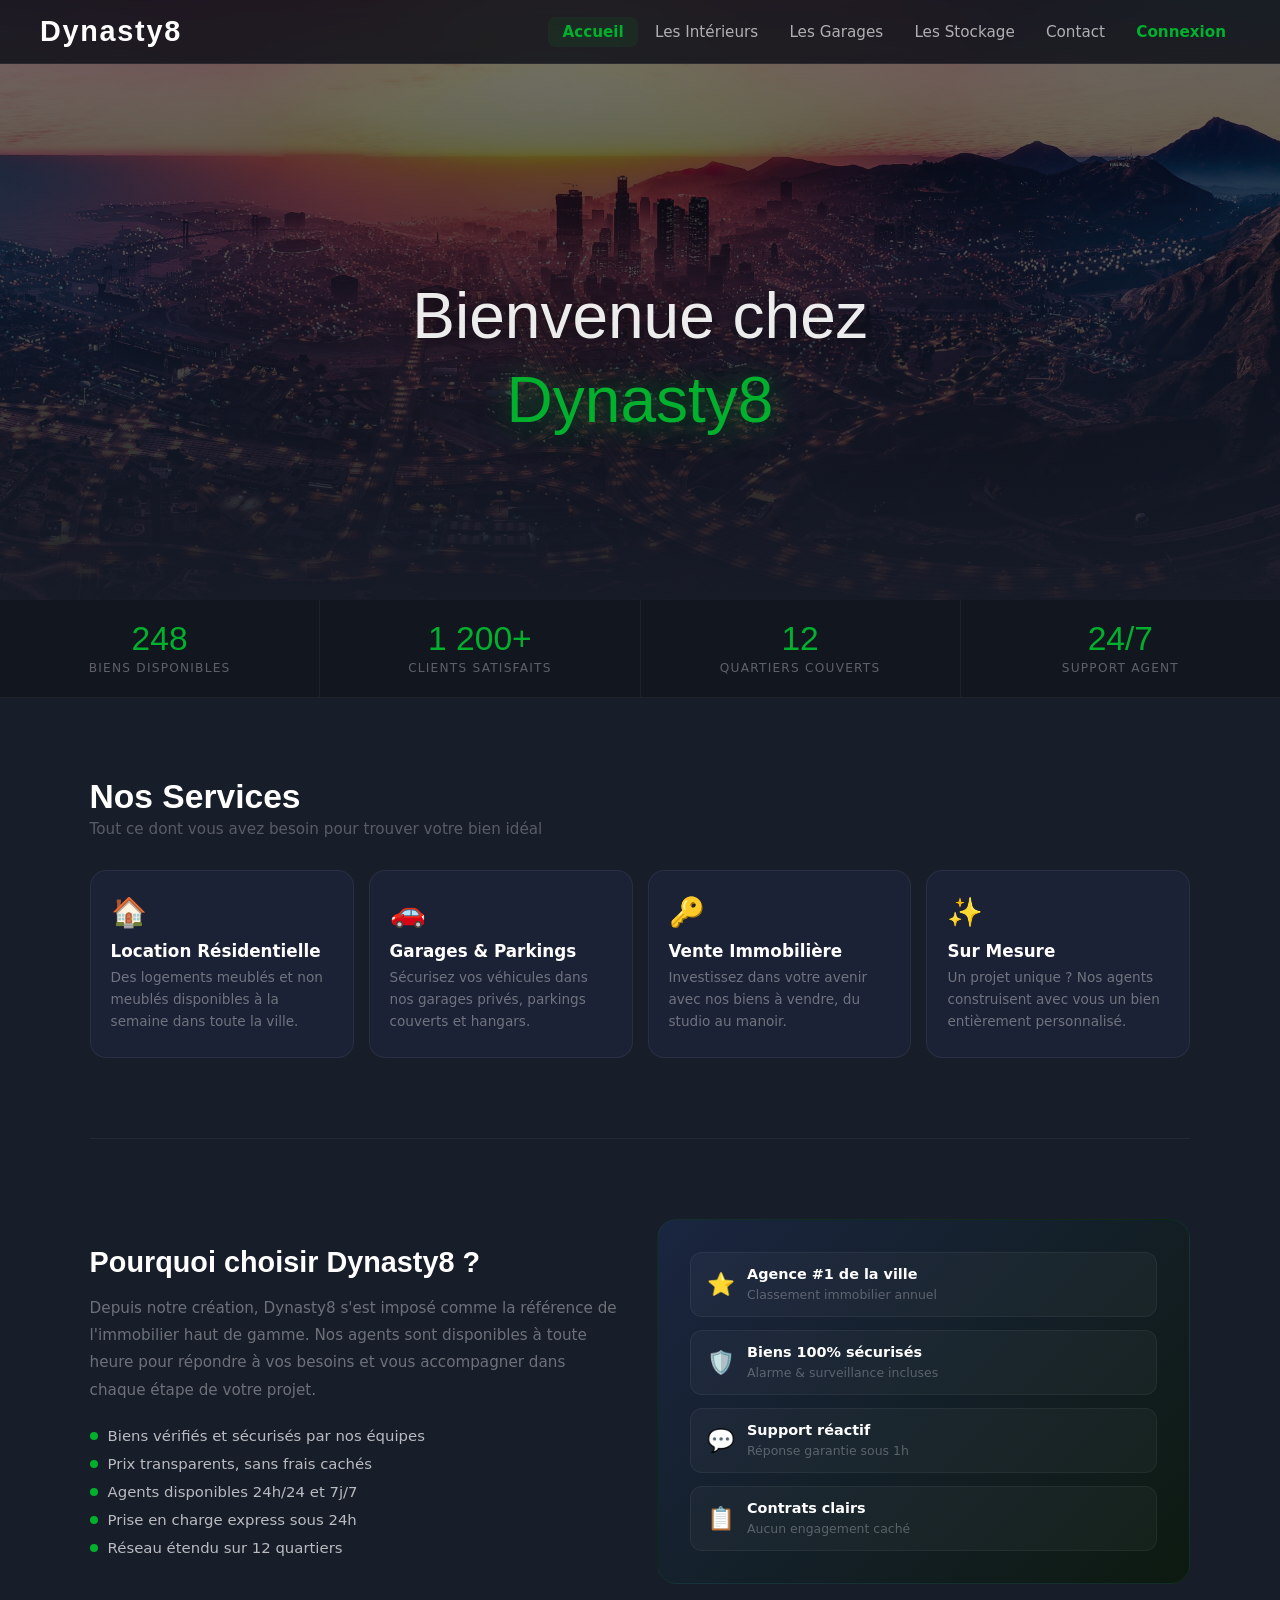
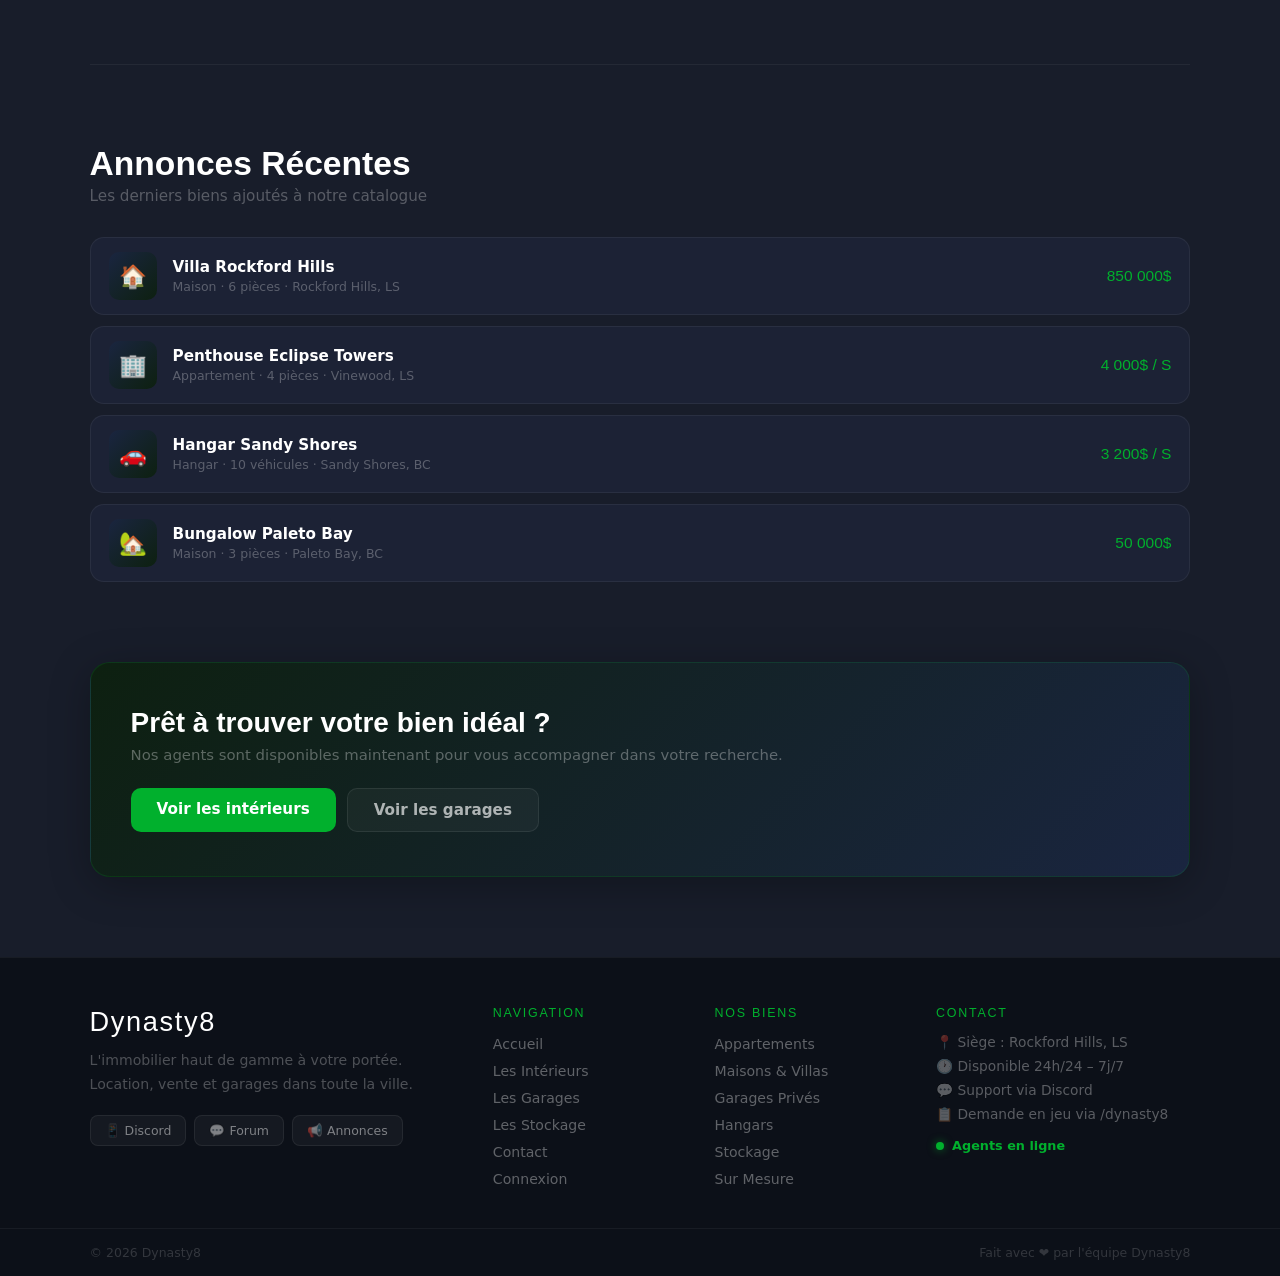
<file: index.html>
<!DOCTYPE html>
<html lang="en">
<head>
<meta charset="UTF-8">
<link rel="icon" type="image/png" href="img/dynasty8.png">
<meta name="viewport" content="width=device-width, initial-scale=1.0">
<title>Dynasty8</title>
<link href="style.css" rel="stylesheet">
</head>
<body>

    <div class="navbar">
        <a href="index.html" class="logo">Dynasty8</a>
        <nav>
            <a href="index.html"class="nav-active">Accueil</a>
            <a href="inside.html">Les Intérieurs</a>
            <a href="garage.html">Les Garages</a>
            <a href="stockage.html">Les Stockage</a>
            <a href="contact.html">Contact</a>
            <a href="login.html" style="color: rgb(1,176,45); font-weight:700;">Connexion</a>
        </nav>
    </div>

    <div class="header">
        <img src="img/wp8606700.jpg" alt="background">
        <p class="title1">Bienvenue chez</p>
        <p class="title2">Dynasty8</p>
    </div>

    <!-- ══ STATS BAR ══ -->
    <div class="stats-bar">
        <div class="stat-item">
            <span class="stat-number">248</span>
            <span class="stat-label">Biens disponibles</span>
        </div>
        <div class="stat-item">
            <span class="stat-number">1 200+</span>
            <span class="stat-label">Clients satisfaits</span>
        </div>
        <div class="stat-item">
            <span class="stat-number">12</span>
            <span class="stat-label">Quartiers couverts</span>
        </div>
        <div class="stat-item">
            <span class="stat-number">24/7</span>
            <span class="stat-label">Support agent</span>
        </div>
    </div>

    <!-- ══ NOS SERVICES ══ -->
    <div class="home-section">
        <h2 class="home-section-title">Nos Services</h2>
        <p class="home-section-sub">Tout ce dont vous avez besoin pour trouver votre bien idéal</p>
        <div class="services-grid">
            <div class="service-card">
                <span class="service-emoji">🏠</span>
                <p class="service-title">Location Résidentielle</p>
                <p class="service-desc">Des logements meublés et non meublés disponibles à la semaine dans toute la ville.</p>
            </div>
            <div class="service-card">
                <span class="service-emoji">🚗</span>
                <p class="service-title">Garages & Parkings</p>
                <p class="service-desc">Sécurisez vos véhicules dans nos garages privés, parkings couverts et hangars.</p>
            </div>
            <div class="service-card">
                <span class="service-emoji">🔑</span>
                <p class="service-title">Vente Immobilière</p>
                <p class="service-desc">Investissez dans votre avenir avec nos biens à vendre, du studio au manoir.</p>
            </div>
            <div class="service-card">
                <span class="service-emoji">✨</span>
                <p class="service-title">Sur Mesure</p>
                <p class="service-desc">Un projet unique ? Nos agents construisent avec vous un bien entièrement personnalisé.</p>
            </div>
        </div>
    </div>

    <div class="section-divider"></div>

    <!-- ══ POURQUOI NOUS ══ -->
    <div class="home-section">
        <div class="whyus-grid">
            <div class="whyus-text">
                <h2>Pourquoi choisir Dynasty8 ?</h2>
                <p>Depuis notre création, Dynasty8 s'est imposé comme la référence de l'immobilier haut de gamme. Nos agents sont disponibles à toute heure pour répondre à vos besoins et vous accompagner dans chaque étape de votre projet.</p>
                <div class="whyus-list">
                    <div class="whyus-item"><span class="whyus-dot"></span>Biens vérifiés et sécurisés par nos équipes</div>
                    <div class="whyus-item"><span class="whyus-dot"></span>Prix transparents, sans frais cachés</div>
                    <div class="whyus-item"><span class="whyus-dot"></span>Agents disponibles 24h/24 et 7j/7</div>
                    <div class="whyus-item"><span class="whyus-dot"></span>Prise en charge express sous 24h</div>
                    <div class="whyus-item"><span class="whyus-dot"></span>Réseau étendu sur 12 quartiers</div>
                </div>
            </div>
            <div class="whyus-image-block">
                <div class="whyus-badge">
                    <span class="whyus-badge-icon">⭐</span>
                    <div class="whyus-badge-text">
                        <strong>Agence #1 de la ville</strong>
                        <span>Classement immobilier annuel</span>
                    </div>
                </div>
                <div class="whyus-badge">
                    <span class="whyus-badge-icon">🛡️</span>
                    <div class="whyus-badge-text">
                        <strong>Biens 100% sécurisés</strong>
                        <span>Alarme & surveillance incluses</span>
                    </div>
                </div>
                <div class="whyus-badge">
                    <span class="whyus-badge-icon">💬</span>
                    <div class="whyus-badge-text">
                        <strong>Support réactif</strong>
                        <span>Réponse garantie sous 1h</span>
                    </div>
                </div>
                <div class="whyus-badge">
                    <span class="whyus-badge-icon">📋</span>
                    <div class="whyus-badge-text">
                        <strong>Contrats clairs</strong>
                        <span>Aucun engagement caché</span>
                    </div>
                </div>
            </div>
        </div>
    </div>

    <div class="section-divider"></div>

    <!-- ══ ANNONCES RÉCENTES ══ -->
    <div class="home-section">
        <h2 class="home-section-title">Annonces Récentes</h2>
        <p class="home-section-sub">Les derniers biens ajoutés à notre catalogue</p>
        <div class="recent-list">
            <div class="recent-item">
                <div class="recent-thumb">🏠</div>
                <div class="recent-info">
                    <div class="recent-name">Villa Rockford Hills</div>
                    <div class="recent-meta">Maison · 6 pièces · Rockford Hills, LS</div>
                </div>
                <div class="recent-price">850 000$</div>
            </div>
            <div class="recent-item">
                <div class="recent-thumb">🏢</div>
                <div class="recent-info">
                    <div class="recent-name">Penthouse Eclipse Towers</div>
                    <div class="recent-meta">Appartement · 4 pièces · Vinewood, LS</div>
                </div>
                <div class="recent-price">4 000$ / S</div>
            </div>
            <div class="recent-item">
                <div class="recent-thumb">🚗</div>
                <div class="recent-info">
                    <div class="recent-name">Hangar Sandy Shores</div>
                    <div class="recent-meta">Hangar · 10 véhicules · Sandy Shores, BC</div>
                </div>
                <div class="recent-price">3 200$ / S</div>
            </div>
            <div class="recent-item">
                <div class="recent-thumb">🏡</div>
                <div class="recent-info">
                    <div class="recent-name">Bungalow Paleto Bay</div>
                    <div class="recent-meta">Maison · 3 pièces · Paleto Bay, BC</div>
                </div>
                <div class="recent-price">50 000$</div>
            </div>
        </div>
    </div>

    <!-- ══ CTA BANNER ══ -->
    <div class="cta-banner">
        <div class="cta-text">
            <h2>Prêt à trouver votre bien idéal ?</h2>
            <p>Nos agents sont disponibles maintenant pour vous accompagner dans votre recherche.</p>
        </div>
        <div class="cta-actions">
            <a href="inside.html" class="cta-btn-primary">Voir les intérieurs</a>
            <a href="garage.html" class="cta-btn-secondary">Voir les garages</a>
        </div>
    </div>

    <!-- ══ FOOTER ══ -->
    <footer class="footer">
        <div class="footer-top">

            <!-- Logo + description -->
            <div class="footer-brand">
                <span class="footer-logo">Dynasty8</span>
                <p class="footer-tagline">L'immobilier haut de gamme à votre portée. Location, vente et garages dans toute la ville.</p>
                <div class="footer-socials">
                    <a href="https://discord.gg/4xg9uyD8fG" class="social-btn" target="_blank">📱 Discord</a>
                    <a href="#" class="social-btn">💬 Forum</a>
                    <a href="#" class="social-btn">📢 Annonces</a>
                </div>
            </div>

            <!-- Navigation -->
            <div class="footer-col">
                <p class="footer-col-title">Navigation</p>
                <ul class="footer-links">
                    <li><a href="index.html">Accueil</a></li>
                    <li><a href="inside.html">Les Intérieurs</a></li>
                    <li><a href="garage.html">Les Garages</a></li>
                    <li><a href="stockage.html">Les Stockage</a></li>
                    <li><a href="contact.html">Contact</a></li>
                    <li><a href="login.html">Connexion</a></li>
                </ul>
            </div>

            <!-- Catégories -->
            <div class="footer-col">
                <p class="footer-col-title">Nos Biens</p>
                <ul class="footer-links">
                    <li><a href="housseChoice.html">Appartements</a></li>
                    <li><a href="housseChoice.html">Maisons & Villas</a></li>
                    <li><a href="garageCar.html">Garages Privés</a></li>
                    <li><a href="garageCar2.html">Hangars</a></li>
                    <li><a href="stockage.html">Stockage</a></li>
                    <li><a href="custom.html">Sur Mesure</a></li>
                </ul>
            </div>

            <!-- Contact -->
            <div class="footer-col">
                <p class="footer-col-title">Contact</p>
                <ul class="footer-links no-link">
                    <li>📍 Siège : Rockford Hills, LS</li>
                    <li>🕐 Disponible 24h/24 – 7j/7</li>
                    <li>💬 Support via Discord</li>
                    <li>📋 Demande en jeu via /dynasty8</li>
                </ul>
                <div class="footer-status">
                    <span class="status-dot"></span>
                    <span class="status-text">Agents en ligne</span>
                </div>
            </div>

        </div>

        <!-- Bottom bar -->
        <div class="footer-bottom">
            <span class="footer-copy">© 2026 Dynasty8</span>
            <span class="footer-copy-right">Fait avec ❤️ par l'équipe Dynasty8</span>
        </div>
    </footer>

</body>
</html>
</file>
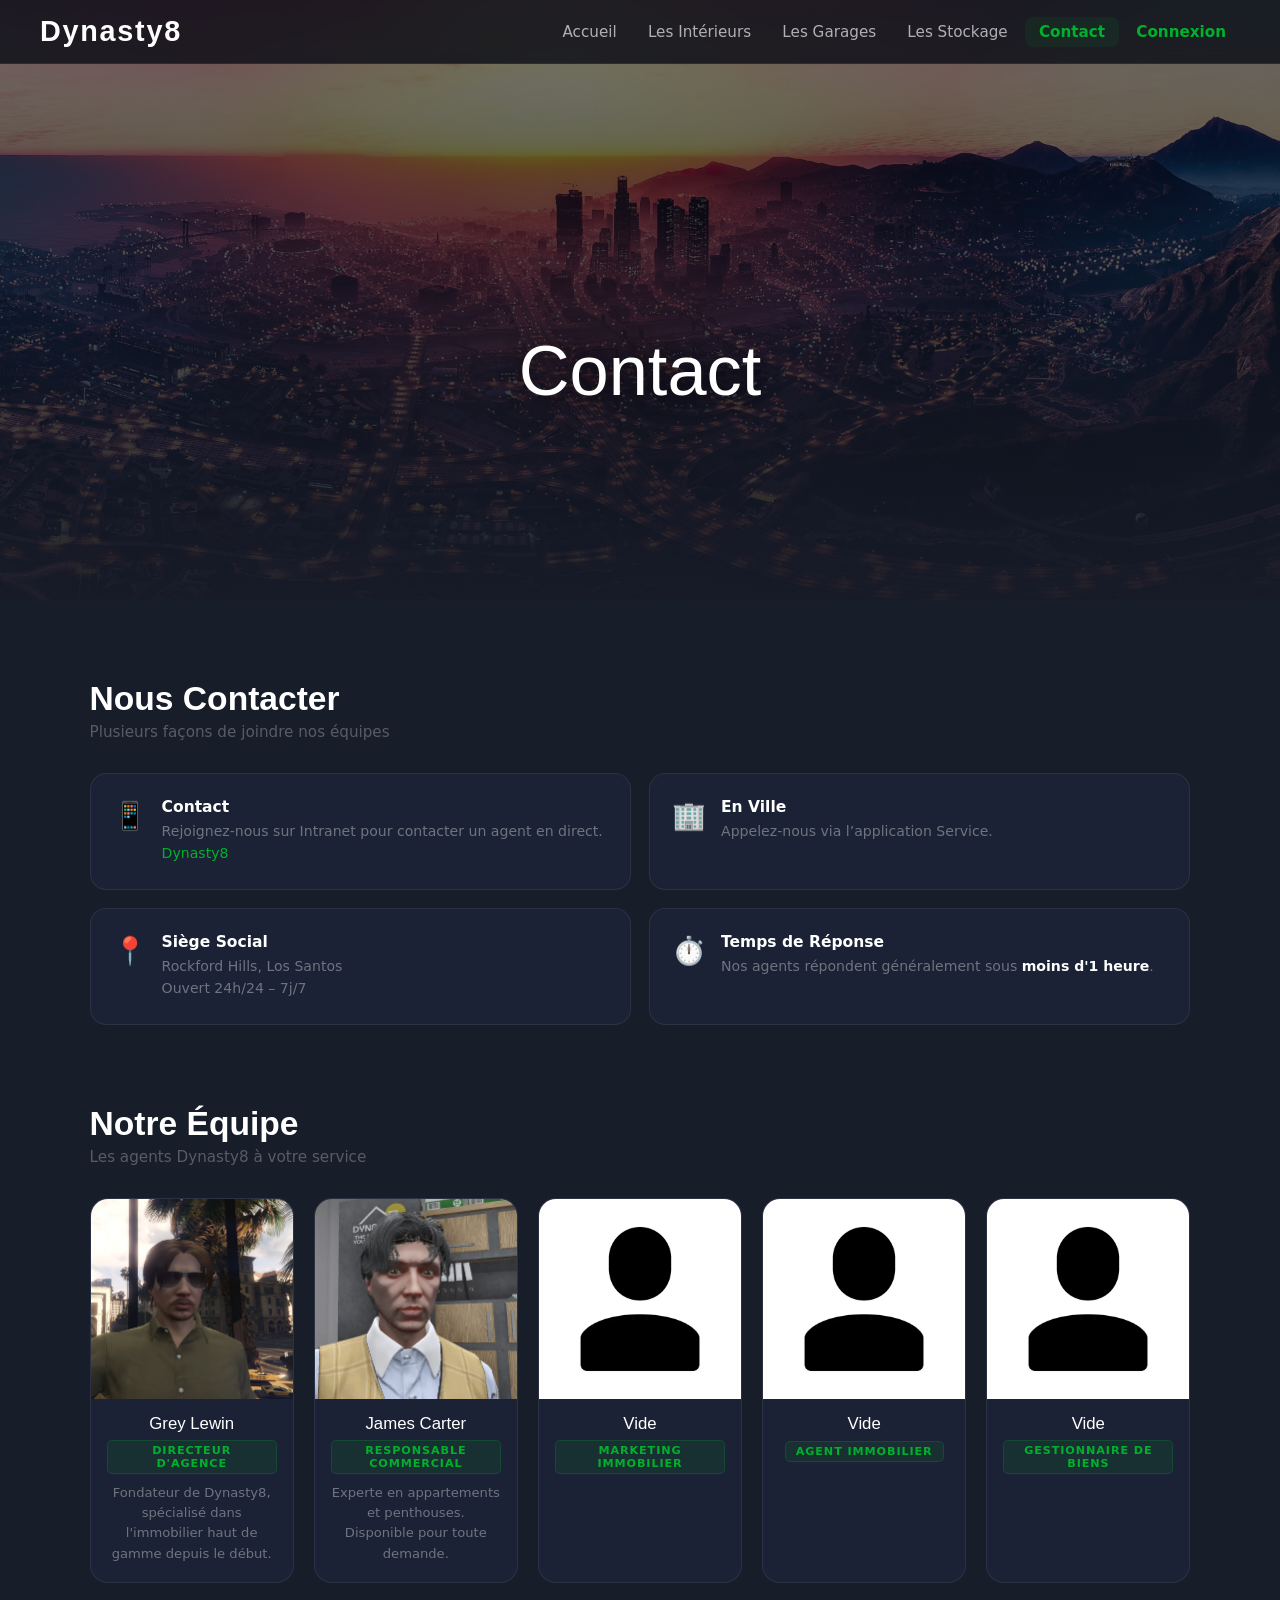
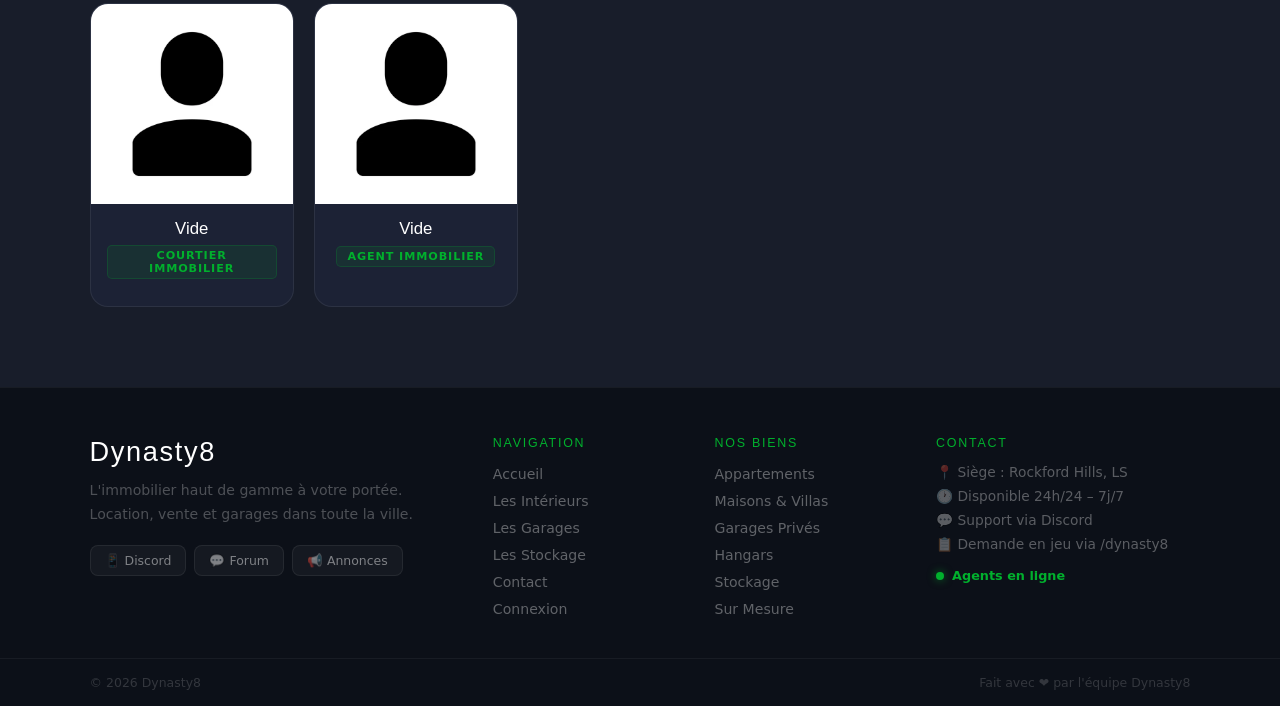
<file: contact.html>
<!DOCTYPE html>
<html lang="fr">
<head>
<meta charset="UTF-8">
<link rel="icon" type="image/png" href="img/dynasty8.png">
<meta name="viewport" content="width=device-width, initial-scale=1.0">
<title>Contact – Dynasty8</title>
<link href="style.css" rel="stylesheet">
</head>
<body>

    <div class="navbar">
        <a href="index.html" class="logo">Dynasty8</a>
        <nav>
            <a href="index.html">Accueil</a>
            <a href="inside.html">Les Intérieurs</a>
            <a href="garage.html">Les Garages</a>
            <a href="stockage.html">Les Stockage</a>
            <a href="contact.html" class="nav-active">Contact</a>
            <a href="login.html" style="color:rgb(1,176,45);font-weight:700;">Connexion</a>
        </nav>
    </div>

    <div class="header">
        <img src="img/wp8606700.jpg" alt="background">
        <p class="title3">Contact</p>
    </div>

    <!-- Infos de contact -->
    <div class="home-section" style="padding-bottom:0;">
        <h2 class="home-section-title">Nous Contacter</h2>
        <p class="home-section-sub">Plusieurs façons de joindre nos équipes</p>
        <div class="contact-grid">
            <div class="contact-info-card">
                <span class="contact-info-icon">📱</span>
                <div>
                    <div class="contact-info-title">Contact</div>
                    <div class="contact-info-detail">Rejoignez-nous sur Intranet pour contacter un agent en direct.<br>
                        <a href="https://discord.gg/4xg9uyD8fG" target="_blank">Dynasty8</a>
                    </div>
                </div>
            </div>
            <div class="contact-info-card">
                <span class="contact-info-icon">🏢</span>
                <div>
                    <div class="contact-info-title">En Ville</div>
                    <div class="contact-info-detail">Appelez-nous via l’application Service.</div>
                </div>
            </div>
            <div class="contact-info-card">
                <span class="contact-info-icon">📍</span>
                <div>
                    <div class="contact-info-title">Siège Social</div>
                    <div class="contact-info-detail">Rockford Hills, Los Santos<br>Ouvert 24h/24 – 7j/7</div>
                </div>
            </div>
            <div class="contact-info-card">
                <span class="contact-info-icon">⏱️</span>
                <div>
                    <div class="contact-info-title">Temps de Réponse</div>
                    <div class="contact-info-detail">Nos agents répondent généralement sous <strong style="color:#fff;">moins d'1 heure</strong>.</div>
                </div>
            </div>
        </div>
    </div>

    <!-- Équipe -->
    <div class="home-section">
        <h2 class="home-section-title">Notre Équipe</h2>
        <p class="home-section-sub">Les agents Dynasty8 à votre service</p>
        <div class="team-grid">

            <div class="team-card">
                <img src="img/grey.webp" alt="Agent">
                <div class="team-card-body">
                    <p class="team-name">Grey Lewin</p>
                    <span class="team-role">Directeur d'Agence</span>
                    <p class="team-desc">Fondateur de Dynasty8, spécialisé dans l'immobilier haut de gamme depuis le début.</p>
                </div>
            </div>

            <div class="team-card">
                <img src="img/james.webp" alt="Agent">
                <div class="team-card-body">
                    <p class="team-name">James Carter</p>
                    <span class="team-role">Responsable Commercial</span>
                    <p class="team-desc">Experte en appartements et penthouses. Disponible pour toute demande.</p>
                </div>
            </div>

            <div class="team-card">
                <img src="img/defaultAvatar.webp" alt="Agent">
                <div class="team-card-body">
                    <p class="team-name">Vide</p>
                    <span class="team-role">Marketing immobilier</span>
                    <p class="team-desc"></p>
                </div>
            </div>

            <div class="team-card">
                <img src="img/defaultAvatar.webp" alt="Agent">
                <div class="team-card-body">
                    <p class="team-name">Vide</p>
                    <span class="team-role">Agent Immobilier</span>
                    <p class="team-desc"></p>
                </div>
            </div>

            <div class="team-card">
                <img src="img/defaultAvatar.webp" alt="Agent">
                <div class="team-card-body">
                    <p class="team-name">Vide</p>
                    <span class="team-role">Gestionnaire de biens</span>
                    <p class="team-desc"></p>
                </div>
            </div>

            <div class="team-card">
                <img src="img/defaultAvatar.webp" alt="Agent">
                <div class="team-card-body">
                    <p class="team-name">Vide</p>
                    <span class="team-role">Courtier immobilier</span>
                    <p class="team-desc"></p>
                </div>
            </div>

            <div class="team-card">
                <img src="img/defaultAvatar.webp" alt="Agent">
                <div class="team-card-body">
                    <p class="team-name">Vide</p>
                    <span class="team-role">Agent immobilier</span>
                    <p class="team-desc"></p>
                </div>
            </div>

        </div>
    </div>

    <!-- ══ FOOTER ══ -->
    <footer class="footer">
        <div class="footer-top">

            <!-- Logo + description -->
            <div class="footer-brand">
                <span class="footer-logo">Dynasty8</span>
                <p class="footer-tagline">L'immobilier haut de gamme à votre portée. Location, vente et garages dans toute la ville.</p>
                <div class="footer-socials">
                    <a href="https://discord.gg/4xg9uyD8fG" class="social-btn" target="_blank">📱 Discord</a>
                    <a href="#" class="social-btn">💬 Forum</a>
                    <a href="#" class="social-btn">📢 Annonces</a>
                </div>
            </div>

            <!-- Navigation -->
            <div class="footer-col">
                <p class="footer-col-title">Navigation</p>
                <ul class="footer-links">
                    <li><a href="index.html">Accueil</a></li>
                    <li><a href="inside.html">Les Intérieurs</a></li>
                    <li><a href="garage.html">Les Garages</a></li>
                    <li><a href="stockage.html">Les Stockage</a></li>
                    <li><a href="contact.html">Contact</a></li>
                    <li><a href="login.html">Connexion</a></li>
                </ul>
            </div>

            <!-- Catégories -->
            <div class="footer-col">
                <p class="footer-col-title">Nos Biens</p>
                <ul class="footer-links">
                    <li><a href="housseChoice.html">Appartements</a></li>
                    <li><a href="housseChoice.html">Maisons & Villas</a></li>
                    <li><a href="garageCar.html">Garages Privés</a></li>
                    <li><a href="garageCar2.html">Hangars</a></li>
                    <li><a href="stockage.html">Stockage</a></li>
                    <li><a href="custom.html">Sur Mesure</a></li>
                </ul>
            </div>

            <!-- Contact -->
            <div class="footer-col">
                <p class="footer-col-title">Contact</p>
                <ul class="footer-links no-link">
                    <li>📍 Siège : Rockford Hills, LS</li>
                    <li>🕐 Disponible 24h/24 – 7j/7</li>
                    <li>💬 Support via Discord</li>
                    <li>📋 Demande en jeu via /dynasty8</li>
                </ul>
                <div class="footer-status">
                    <span class="status-dot"></span>
                    <span class="status-text">Agents en ligne</span>
                </div>
            </div>

        </div>

        <!-- Bottom bar -->
        <div class="footer-bottom">
            <span class="footer-copy">© 2026 Dynasty8</span>
            <span class="footer-copy-right">Fait avec ❤️ par l'équipe Dynasty8</span>
        </div>
    </footer>

</body>
</html>
</file>
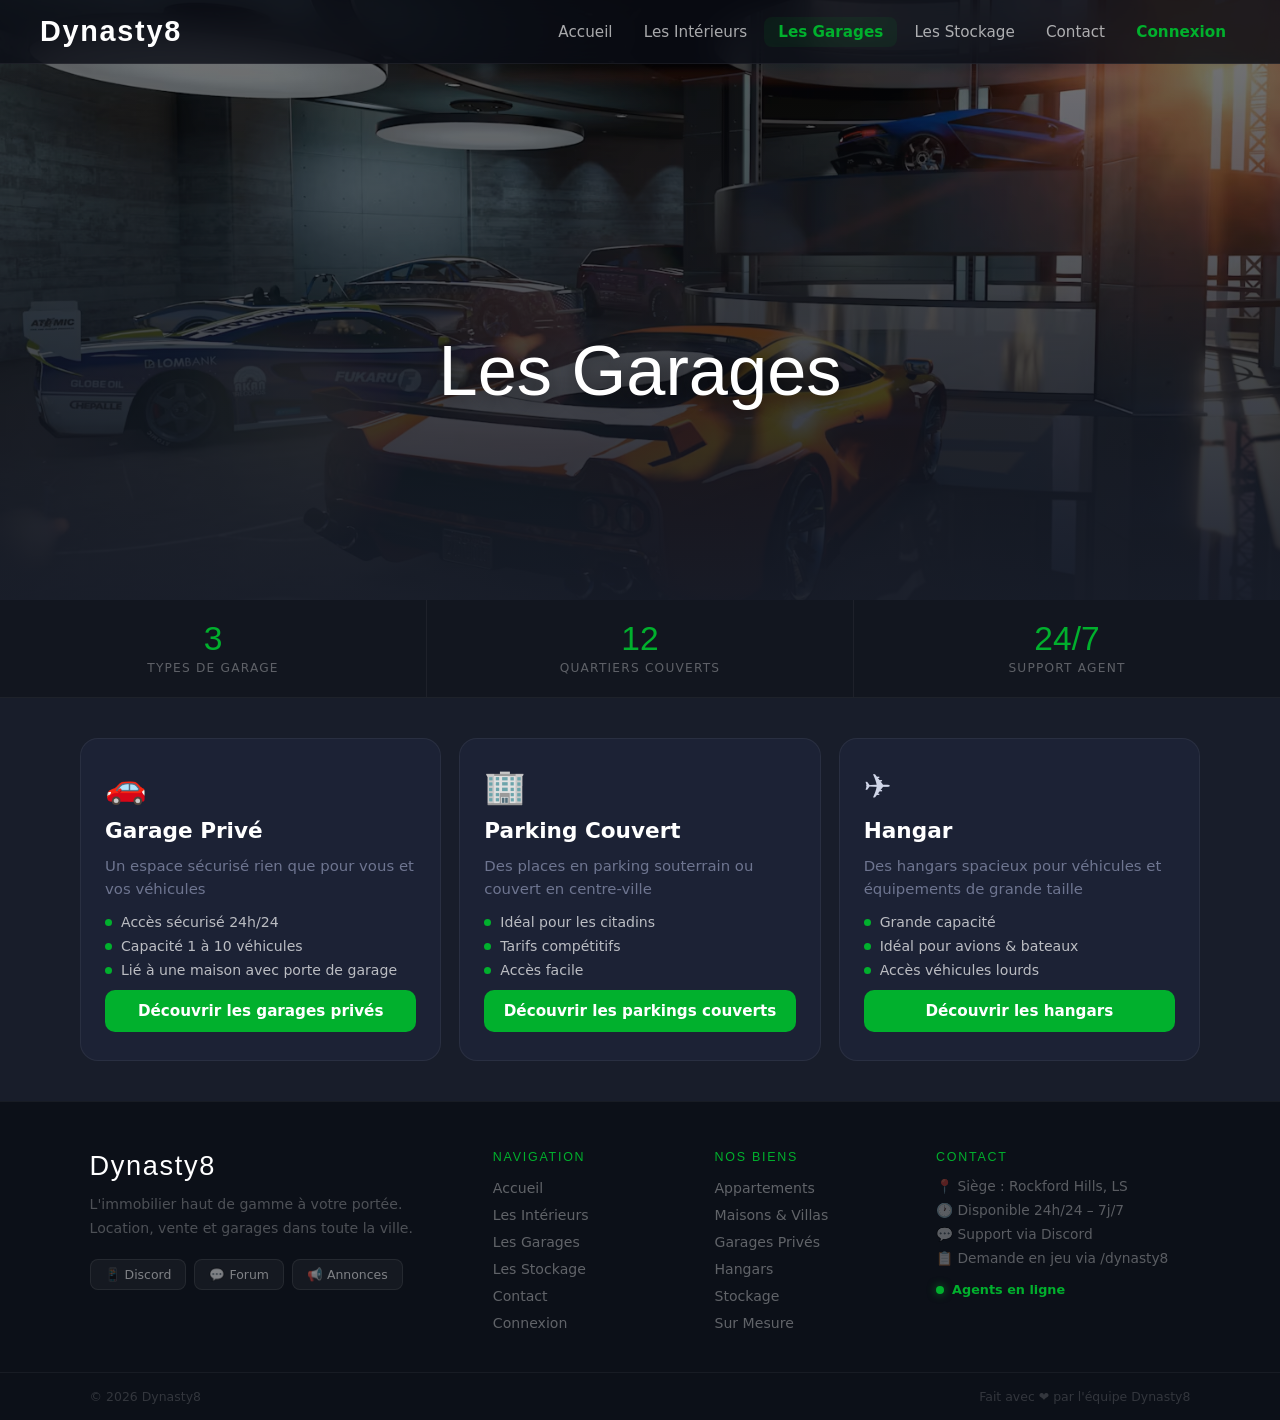
<file: garage.html>
<!DOCTYPE html>
<html lang="fr">
<head>
<meta charset="UTF-8">
<link rel="icon" type="image/png" href="img/dynasty8.png">
<meta name="viewport" content="width=device-width, initial-scale=1.0">
<title>Les Garages – Dynasty8</title>
<link href="style.css" rel="stylesheet">
</head>
<body>

    <div class="navbar">
        <a href="index.html" class="logo">Dynasty8</a>
        <nav>
            <a href="index.html">Accueil</a>
            <a href="inside.html">Les Intérieurs</a>
            <a href="garage.html" class="nav-active">Les Garages</a>
            <a href="stockage.html">Les Stockage</a>
            <a href="contact.html">Contact</a>
            <a href="login.html" style="color:rgb(1,176,45);font-weight:700;">Connexion</a>
        </nav>
    </div>

    <div class="header">
        <img src="img/garage.avif" alt="background">
        <p class="title3">Les Garages</p>
    </div>

    <div class="stats-bar">
        <div class="stat-item">
            <span class="stat-number">3</span>
            <span class="stat-label">Types de garage</span>
        </div>
        <div class="stat-item">
            <span class="stat-number">12</span>
            <span class="stat-label">Quartiers couverts</span>
        </div>
        <div class="stat-item">
            <span class="stat-number">24/7</span>
            <span class="stat-label">Support agent</span>
        </div>
    </div>

    <div class="offer-grid">

        <div class="offer-tile">
            <div class="offer-icon">🚗</div>
            <p class="offer-heading">Garage Privé</p>
            <p class="offer-description">Un espace sécurisé rien que pour vous et vos véhicules</p>
            <div class="offer-features">
                <div class="offer-feature"><span class="offer-bullet"></span>Accès sécurisé 24h/24</div>
                <div class="offer-feature"><span class="offer-bullet"></span>Capacité 1 à 10 véhicules</div>
                <div class="offer-feature"><span class="offer-bullet"></span>Lié à une maison avec porte de garage</div>
            </div>
            <a href="garageCar.html" class="offer-btn">Découvrir les garages privés</a>
        </div>

        <div class="offer-tile">
            <div class="offer-icon">🏢</div>
            <p class="offer-heading">Parking Couvert</p>
            <p class="offer-description">Des places en parking souterrain ou couvert en centre-ville</p>
            <div class="offer-features">
                <div class="offer-feature"><span class="offer-bullet"></span>Idéal pour les citadins</div>
                <div class="offer-feature"><span class="offer-bullet"></span>Tarifs compétitifs</div>
                <div class="offer-feature"><span class="offer-bullet"></span>Accès facile</div>
            </div>
            <a href="#" class="offer-btn">Découvrir les parkings couverts</a>
        </div>

        <div class="offer-tile">
            <div class="offer-icon">✈️</div>
            <p class="offer-heading">Hangar</p>
            <p class="offer-description">Des hangars spacieux pour véhicules et équipements de grande taille</p>
            <div class="offer-features">
                <div class="offer-feature"><span class="offer-bullet"></span>Grande capacité</div>
                <div class="offer-feature"><span class="offer-bullet"></span>Idéal pour avions & bateaux</div>
                <div class="offer-feature"><span class="offer-bullet"></span>Accès véhicules lourds</div>
            </div>
            <a href="#" class="offer-btn">Découvrir les hangars</a>
        </div>

    </div>

    <!-- ══ FOOTER ══ -->
    <footer class="footer">
        <div class="footer-top">

            <!-- Logo + description -->
            <div class="footer-brand">
                <span class="footer-logo">Dynasty8</span>
                <p class="footer-tagline">L'immobilier haut de gamme à votre portée. Location, vente et garages dans toute la ville.</p>
                <div class="footer-socials">
                    <a href="https://discord.gg/4xg9uyD8fG" class="social-btn" target="_blank">📱 Discord</a>
                    <a href="#" class="social-btn">💬 Forum</a>
                    <a href="#" class="social-btn">📢 Annonces</a>
                </div>
            </div>

            <!-- Navigation -->
            <div class="footer-col">
                <p class="footer-col-title">Navigation</p>
                <ul class="footer-links">
                    <li><a href="index.html">Accueil</a></li>
                    <li><a href="inside.html">Les Intérieurs</a></li>
                    <li><a href="garage.html">Les Garages</a></li>
                    <li><a href="stockage.html">Les Stockage</a></li>
                    <li><a href="contact.html">Contact</a></li>
                    <li><a href="login.html">Connexion</a></li>
                </ul>
            </div>

            <!-- Catégories -->
            <div class="footer-col">
                <p class="footer-col-title">Nos Biens</p>
                <ul class="footer-links">
                    <li><a href="housseChoice.html">Appartements</a></li>
                    <li><a href="housseChoice.html">Maisons & Villas</a></li>
                    <li><a href="garageCar.html">Garages Privés</a></li>
                    <li><a href="garageCar2.html">Hangars</a></li>
                    <li><a href="stockage.html">Stockage</a></li>
                    <li><a href="custom.html">Sur Mesure</a></li>
                </ul>
            </div>

            <!-- Contact -->
            <div class="footer-col">
                <p class="footer-col-title">Contact</p>
                <ul class="footer-links no-link">
                    <li>📍 Siège : Rockford Hills, LS</li>
                    <li>🕐 Disponible 24h/24 – 7j/7</li>
                    <li>💬 Support via Discord</li>
                    <li>📋 Demande en jeu via /dynasty8</li>
                </ul>
                <div class="footer-status">
                    <span class="status-dot"></span>
                    <span class="status-text">Agents en ligne</span>
                </div>
            </div>

        </div>

        <!-- Bottom bar -->
        <div class="footer-bottom">
            <span class="footer-copy">© 2026 Dynasty8</span>
            <span class="footer-copy-right">Fait avec ❤️ par l'équipe Dynasty8</span>
        </div>
    </footer>

</body>
</html>
</file>
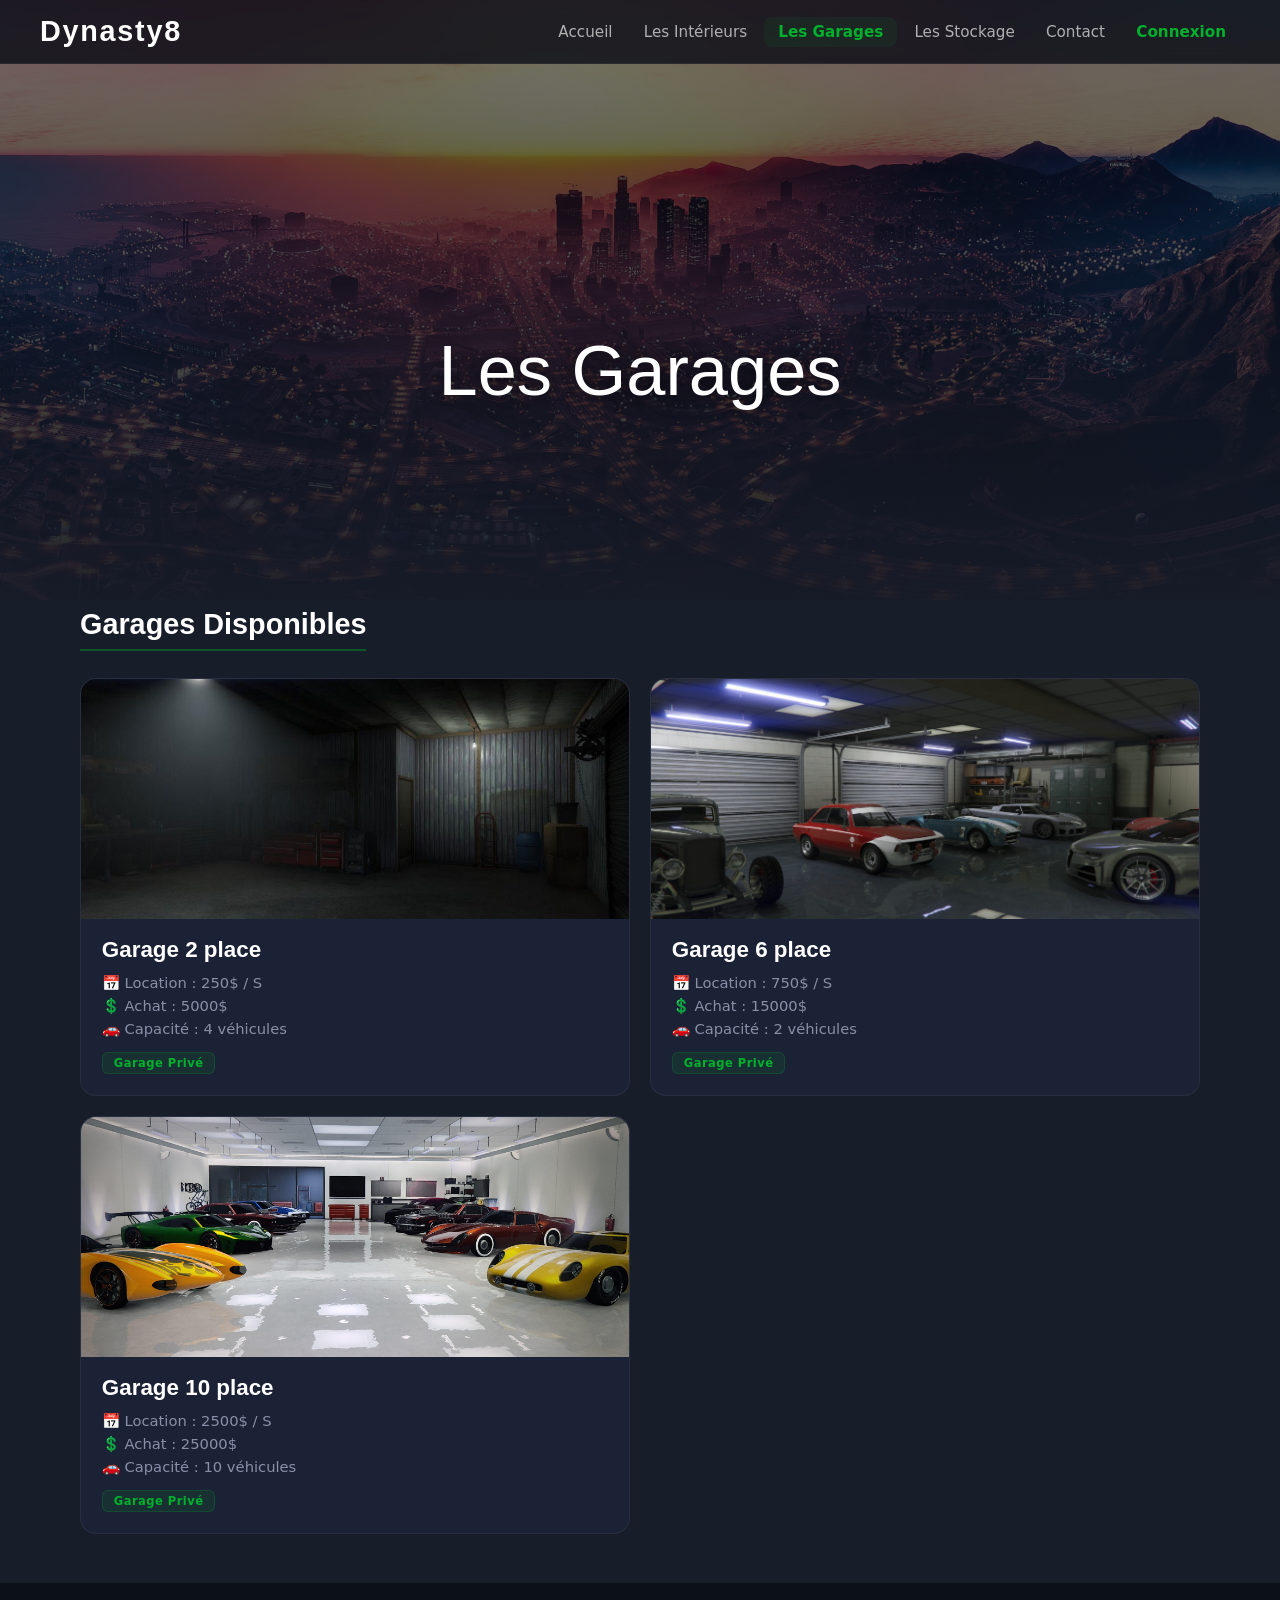
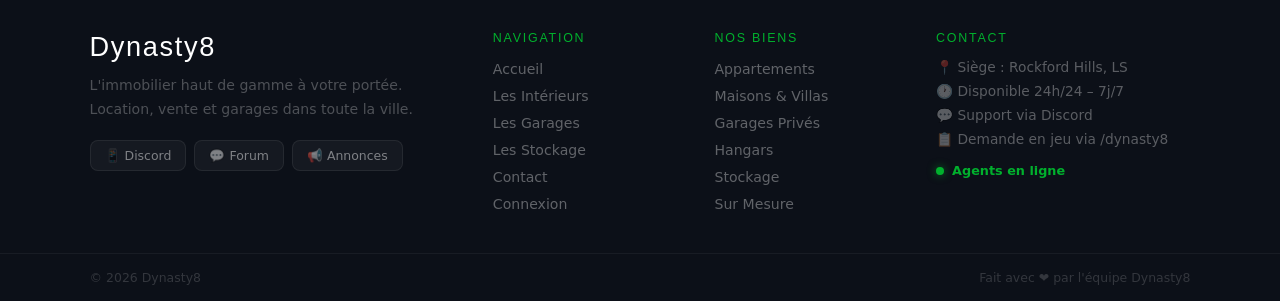
<file: garageCar.html>
<!DOCTYPE html>
<html lang="fr">
<head>
<meta charset="UTF-8">
<link rel="icon" type="image/png" href="img/dynasty8.png">
<meta name="viewport" content="width=device-width, initial-scale=1.0">
<title>Garage – Dynasty8</title>
<link href="style.css" rel="stylesheet">
</head>

<body>

    <div class="navbar">
        <a href="index.html" class="logo">Dynasty8</a>
        <nav>
            <a href="index.html">Accueil</a>
            <a href="inside.html">Les Intérieurs</a>
            <a href="garage.html"class="nav-active">Les Garages</a>
            <a href="stockage.html">Les Stockage</a>
            <a href="contact.html">Contact</a>
            <a href="login.html" style="color: rgb(1,176,45); font-weight:700;">Connexion</a>
        </nav>
    </div>

    <div class="header">
        <img src="img/wp8606700.jpg" alt="background">
        <p class="title3">Les Garages</p>
    </div>

    <!-- Formulaire d'ajout d'un garage -->
    <!-- <div class="garage-form-section">
        <div class="garage-form-card">
            <div class="form-header">
                <span class="form-icon">🏗️</span>
                <p class="form-title">Ajouter un Garage</p>
                <p class="form-subtitle">Renseignez les informations du nouveau garage</p>
            </div>
            <div class="garage-form">
                <div class="form-row">
                    <div class="form-group">
                        <label class="form-label">Nom du Garage</label>
                        <input type="text" class="form-input" placeholder="Ex: Garage Sandy Shores">
                    </div>
                    <div class="form-group">
                        <label class="form-label">Catégorie</label>
                        <select class="form-input">
                            <option value="">Choisir une catégorie</option>
                            <option>Garage Privé</option>
                            <option>Parking Couvert</option>
                            <option>Hangar</option>
                            <option>Garage Premium</option>
                        </select>
                    </div>
                </div>
                <div class="form-row">
                    <div class="form-group">
                        <label class="form-label">📅 Location ($/S HT)</label>
                        <input type="text" class="form-input" placeholder="Ex: 1 500$">
                    </div>
                    <div class="form-group">
                        <label class="form-label">💲 Prix d'Achat</label>
                        <input type="text" class="form-input" placeholder="Ex: 150 000$ ou ❌">
                    </div>
                </div>
                <div class="form-row">
                    <div class="form-group">
                        <label class="form-label">🚗 Capacité Véhicules</label>
                        <input type="text" class="form-input" placeholder="Ex: 10 véhicules">
                    </div>
                    <div class="form-group">
                        <label class="form-label">📍 Localisation</label>
                        <input type="text" class="form-input" placeholder="Ex: Strawberry, LS">
                    </div>
                </div>
                <div class="form-group">
                    <label class="form-label">📝 Description</label>
                    <textarea class="form-input form-textarea" placeholder="Décrivez le garage, ses caractéristiques, ses avantages..."></textarea>
                </div>
                <button class="form-submit-btn" onclick="submitGarage()">
                    ➕ Ajouter le Garage
                </button>
            </div>
        </div>
    </div> -->

    <!-- Cartes de garages disponibles -->
    <div class="section-title-bar">
        <h2 class="section-heading">Garages Disponibles</h2>
    </div>

    <div class="cards-grid">

        <div class="property-card">
            <img src="img/2Car.jpg" alt="Garage">
            <div class="card-body">
                <p class="card-title">Garage 2 place</p>
                <div class="card-info">
                    <div class="info-row">📅 Location : 250$ / S </div>
                    <div class="info-row">💲 Achat : 5000$</div>
                    <div class="info-row">🚗 Capacité : 4 véhicules</div>
                </div>
                <span class="tag">Garage Privé</span>
            </div>
        </div>

        <div class="property-card">
            <img src="img/6car.png" alt="Garage">
            <div class="card-body">
                <p class="card-title">Garage 6 place</p>
                <div class="card-info">
                    <div class="info-row">📅 Location : 750$ / S </div>
                    <div class="info-row">💲 Achat : 15000$</div>
                    <div class="info-row">🚗 Capacité : 2 véhicules</div>
                </div>
                <span class="tag">Garage Privé</span>
            </div>
        </div>

        <div class="property-card">
            <img src="img/10car.jpg" alt="Garage">
            <div class="card-body">
                <p class="card-title">Garage 10 place</p>
                <div class="card-info">
                    <div class="info-row">📅 Location : 2500$ / S </div>
                    <div class="info-row">💲 Achat : 25000$</div>
                    <div class="info-row">🚗 Capacité : 10 véhicules</div>
                </div>
                <span class="tag">Garage Privé</span>
            </div>
        </div>

    </div>

    <script>
        function submitGarage() {
            const btn = document.querySelector('.form-submit-btn');
            btn.textContent = '✅ Garage ajouté !';
            btn.style.background = '#01b02d';
            btn.style.color = '#fff';
            setTimeout(() => {
                btn.textContent = '➕ Ajouter le Garage';
                btn.style.background = '';
                btn.style.color = '';
            }, 2500);
        }
    </script>
    
    <!-- ══ FOOTER ══ -->
    <footer class="footer">
        <div class="footer-top">

            <!-- Logo + description -->
            <div class="footer-brand">
                <span class="footer-logo">Dynasty8</span>
                <p class="footer-tagline">L'immobilier haut de gamme à votre portée. Location, vente et garages dans toute la ville.</p>
                <div class="footer-socials">
                    <a href="https://discord.gg/4xg9uyD8fG" class="social-btn" target="_blank">📱 Discord</a>
                    <a href="#" class="social-btn">💬 Forum</a>
                    <a href="#" class="social-btn">📢 Annonces</a>
                </div>
            </div>

            <!-- Navigation -->
            <div class="footer-col">
                <p class="footer-col-title">Navigation</p>
                <ul class="footer-links">
                    <li><a href="index.html">Accueil</a></li>
                    <li><a href="inside.html">Les Intérieurs</a></li>
                    <li><a href="garage.html">Les Garages</a></li>
                    <li><a href="stockage.html">Les Stockage</a></li>
                    <li><a href="contact.html">Contact</a></li>
                    <li><a href="login.html">Connexion</a></li>
                </ul>
            </div>

            <!-- Catégories -->
            <div class="footer-col">
                <p class="footer-col-title">Nos Biens</p>
                <ul class="footer-links">
                    <li><a href="housseChoice.html">Appartements</a></li>
                    <li><a href="housseChoice.html">Maisons & Villas</a></li>
                    <li><a href="garageCar.html">Garages Privés</a></li>
                    <li><a href="garageCar2.html">Hangars</a></li>
                    <li><a href="stockage.html">Stockage</a></li>
                    <li><a href="custom.html">Sur Mesure</a></li>
                </ul>
            </div>

            <!-- Contact -->
            <div class="footer-col">
                <p class="footer-col-title">Contact</p>
                <ul class="footer-links no-link">
                    <li>📍 Siège : Rockford Hills, LS</li>
                    <li>🕐 Disponible 24h/24 – 7j/7</li>
                    <li>💬 Support via Discord</li>
                    <li>📋 Demande en jeu via /dynasty8</li>
                </ul>
                <div class="footer-status">
                    <span class="status-dot"></span>
                    <span class="status-text">Agents en ligne</span>
                </div>
            </div>

        </div>

        <!-- Bottom bar -->
        <div class="footer-bottom">
            <span class="footer-copy">© 2026 Dynasty8</span>
            <span class="footer-copy-right">Fait avec ❤️ par l'équipe Dynasty8</span>
        </div>
    </footer>

</body>
</html>
</file>
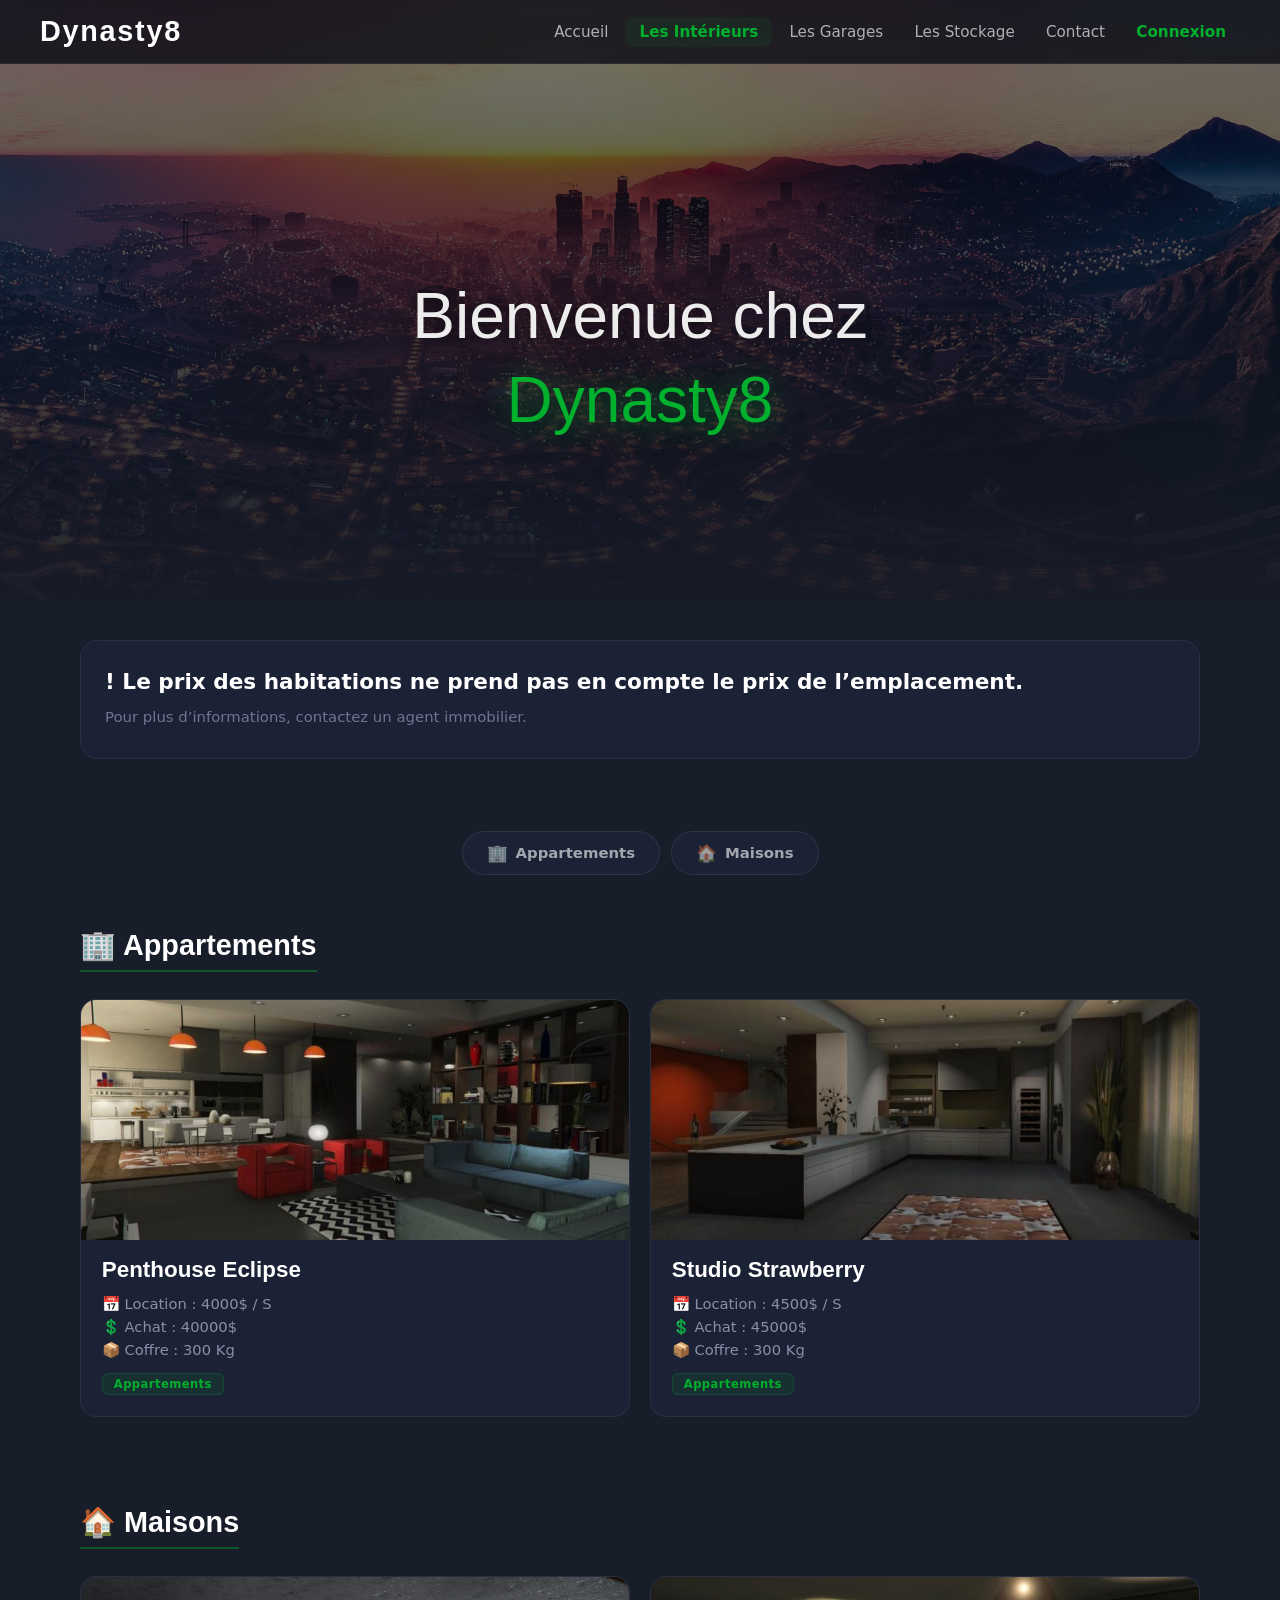
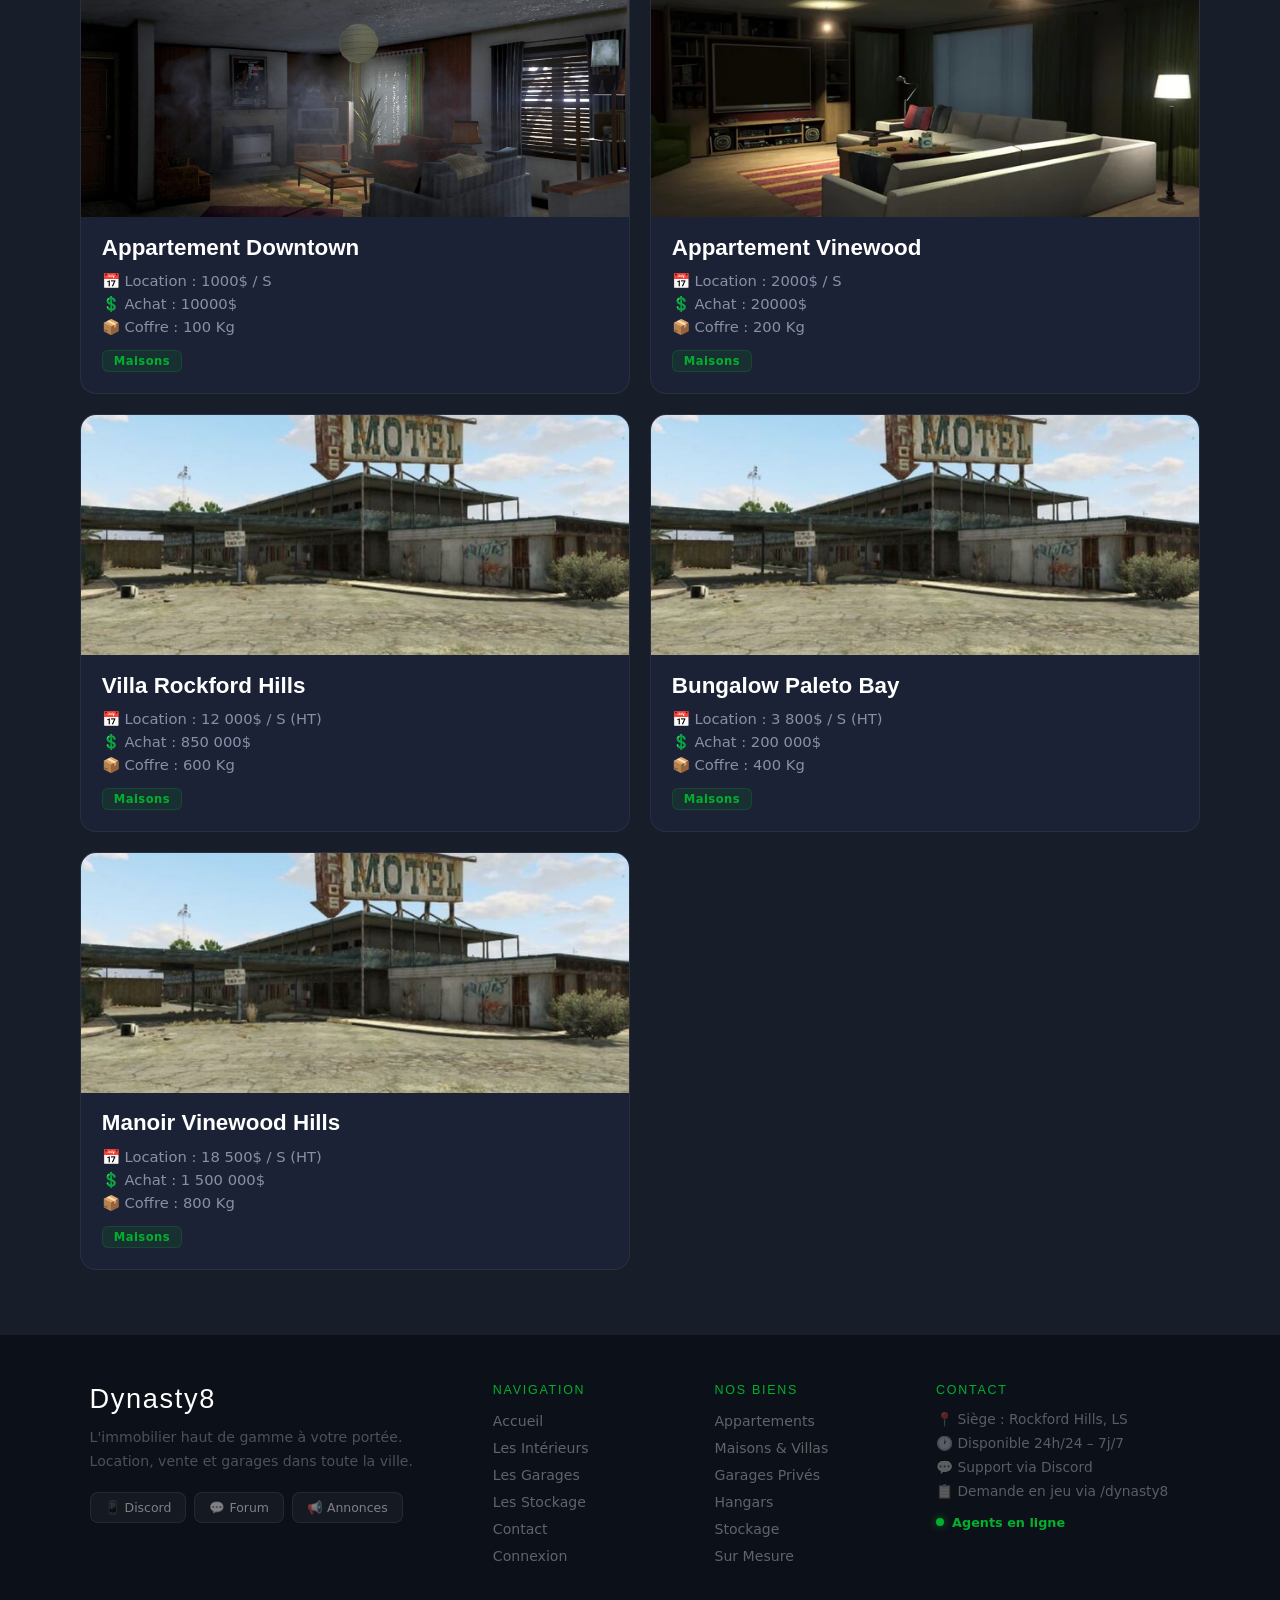
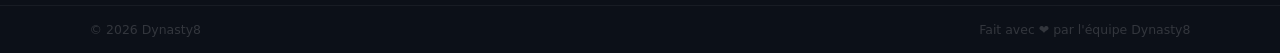
<file: housseChoice.html>
<!DOCTYPE html>
<html lang="en">
<head>
<meta charset="UTF-8">
<link rel="icon" type="image/png" href="img/dynasty8.png">
<meta name="viewport" content="width=device-width, initial-scale=1.0">
<title>Les Intérieurs</title>
<link href="style.css" rel="stylesheet">
</head>

<body>

    <div class="navbar">
        <a href="index.html" class="logo">Dynasty8</a>
        <nav>
            <a href="index.html">Accueil</a>
            <a href="inside.html" class="nav-active">Les Intérieurs</a>
            <a href="garage.html">Les Garages</a>
            <a href="stockage.html">Les Stockage</a>
            <a href="contact.html">Contact</a>
            <a href="login.html" style="color: rgb(1,176,45); font-weight:700;">Connexion</a>
        </nav>
    </div>

    <div class="header">
        <img src="img/wp8606700.jpg" alt="background">
        <p class="title1">Bienvenue chez</p>
        <p class="title2">Dynasty8</p>
    </div>

    <div class="offer-grid">
        <div class="offer-tile">
            <p class="offer-heading">! Le prix des habitations ne prend pas en compte le prix de l’emplacement.</p>
            <p class="offer-description">Pour plus d’informations, contactez un agent immobilier.</p>
        </div>
    </div>
    <!-- Boutons de catégories -->
    <div class="category-nav">
        <a href="#appartements" class="cat-btn" data-target="appartements">
            <span class="cat-icon">🏢</span> Appartements
        </a>
        <a href="#maisons" class="cat-btn" data-target="maisons">
            <span class="cat-icon">🏠</span> Maisons
        </a>
    </div>

    <!-- ══ CATÉGORIE 2 : Appartements ══ -->
    <span id="appartements" class="section-anchor"></span>
    <div class="section-title-bar" style="margin-top: 2rem;">
        <h2 class="section-heading">🏢 Appartements</h2>
    </div>
    <div class="cards-grid">

        

        <div class="property-card">
            <img src="img/4IntegrityWayApt28.jpg" alt="Appartement">
            <div class="card-body">
                <p class="card-title">Penthouse Eclipse</p>
                <div class="card-info">
                    <div class="info-row">📅 Location : 4000$ / S </div>
                    <div class="info-row">💲 Achat : 40000$</div>
                    <div class="info-row">📦 Coffre : 300 Kg</div>
                </div>
                <span class="tag">Appartements</span>
            </div>
        </div>

        <div class="property-card">
            <img src="img/4IntegrityWayApt30.jpg" alt="Appartement">
            <div class="card-body">
                <p class="card-title">Studio Strawberry</p>
                <div class="card-info">
                    <div class="info-row">📅 Location : 4500$ / S </div>
                    <div class="info-row">💲 Achat : 45000$</div>
                    <div class="info-row">📦 Coffre : 300 Kg</div>
                </div>
                <span class="tag">Appartements</span>
            </div>
        </div>

    </div>

    <!-- ══ CATÉGORIE 3 : Maisons ══ -->
    <span id="maisons" class="section-anchor"></span>
    <div class="section-title-bar" style="margin-top: 2rem;">
        <h2 class="section-heading">🏠 Maisons</h2>
    </div>
    <div class="cards-grid" style="padding-bottom: 4rem;">

        <div class="property-card">
            <img src="img/LowEndApartment.jpg" alt="Maisons">
            <div class="card-body">
                <p class="card-title">Appartement Downtown</p>
                <div class="card-info">
                    <div class="info-row">📅 Location : 1000$ / S </div>
                    <div class="info-row">💲 Achat : 10000$</div>
                    <div class="info-row">📦 Coffre : 100 Kg</div>
                </div>
                <span class="tag">Maisons</span>
            </div>
        </div>

        <div class="property-card">
            <img src="img/MediumEndApartment.webp" alt="Maisons">
            <div class="card-body">
                <p class="card-title">Appartement Vinewood</p>
                <div class="card-info">
                    <div class="info-row">📅 Location : 2000$ / S </div>
                    <div class="info-row">💲 Achat : 20000$</div>
                    <div class="info-row">📦 Coffre : 200 Kg</div>
                </div>
                <span class="tag">Maisons</span>
            </div>
        </div>

        <div class="property-card">
            <img src="img/motel.jpg" alt="Maison">
            <div class="card-body">
                <p class="card-title">Villa Rockford Hills</p>
                <div class="card-info">
                    <div class="info-row">📅 Location : 12 000$ / S (HT)</div>
                    <div class="info-row">💲 Achat : 850 000$</div>
                    <div class="info-row">📦 Coffre : 600 Kg</div>
                </div>
                <span class="tag">Maisons</span>
            </div>
        </div>

        <div class="property-card">
            <img src="img/motel.jpg" alt="Maison">
            <div class="card-body">
                <p class="card-title">Bungalow Paleto Bay</p>
                <div class="card-info">
                    <div class="info-row">📅 Location : 3 800$ / S (HT)</div>
                    <div class="info-row">💲 Achat : 200 000$</div>
                    <div class="info-row">📦 Coffre : 400 Kg</div>
                </div>
                <span class="tag">Maisons</span>
            </div>
        </div>

        <div class="property-card">
            <img src="img/motel.jpg" alt="Maison">
            <div class="card-body">
                <p class="card-title">Manoir Vinewood Hills</p>
                <div class="card-info">
                    <div class="info-row">📅 Location : 18 500$ / S (HT)</div>
                    <div class="info-row">💲 Achat : 1 500 000$</div>
                    <div class="info-row">📦 Coffre : 800 Kg</div>
                </div>
                <span class="tag">Maisons</span>
            </div>
        </div>

    </div>

    <script>
        const buttons = document.querySelectorAll('.cat-btn');
        const sections = ['trailers', 'appartements', 'maisons'];

        // Click → active
        buttons.forEach(btn => {
            btn.addEventListener('click', function () {
                buttons.forEach(b => b.classList.remove('active'));
                this.classList.add('active');
            });
        });

        // Scroll → active
        window.addEventListener('scroll', () => {
            let current = '';
            sections.forEach(id => {
                const el = document.getElementById(id);
                if (el && window.scrollY >= el.offsetTop - 120) {
                    current = id;
                }
            });
            buttons.forEach(btn => {
                btn.classList.remove('active');
                if (btn.dataset.target === current) btn.classList.add('active');
            });
        });
    </script>
    
    <!-- ══ FOOTER ══ -->
    <footer class="footer">
        <div class="footer-top">

            <!-- Logo + description -->
            <div class="footer-brand">
                <span class="footer-logo">Dynasty8</span>
                <p class="footer-tagline">L'immobilier haut de gamme à votre portée. Location, vente et garages dans toute la ville.</p>
                <div class="footer-socials">
                    <a href="https://discord.gg/4xg9uyD8fG" class="social-btn" target="_blank">📱 Discord</a>
                    <a href="#" class="social-btn">💬 Forum</a>
                    <a href="#" class="social-btn">📢 Annonces</a>
                </div>
            </div>

            <!-- Navigation -->
            <div class="footer-col">
                <p class="footer-col-title">Navigation</p>
                <ul class="footer-links">
                    <li><a href="index.html">Accueil</a></li>
                    <li><a href="inside.html">Les Intérieurs</a></li>
                    <li><a href="garage.html">Les Garages</a></li>
                    <li><a href="stockage.html">Les Stockage</a></li>
                    <li><a href="contact.html">Contact</a></li>
                    <li><a href="login.html">Connexion</a></li>
                </ul>
            </div>

            <!-- Catégories -->
            <div class="footer-col">
                <p class="footer-col-title">Nos Biens</p>
                <ul class="footer-links">
                    <li><a href="housseChoice.html">Appartements</a></li>
                    <li><a href="housseChoice.html">Maisons & Villas</a></li>
                    <li><a href="garageCar.html">Garages Privés</a></li>
                    <li><a href="garageCar2.html">Hangars</a></li>
                    <li><a href="stockage.html">Stockage</a></li>
                    <li><a href="custom.html">Sur Mesure</a></li>
                </ul>
            </div>

            <!-- Contact -->
            <div class="footer-col">
                <p class="footer-col-title">Contact</p>
                <ul class="footer-links no-link">
                    <li>📍 Siège : Rockford Hills, LS</li>
                    <li>🕐 Disponible 24h/24 – 7j/7</li>
                    <li>💬 Support via Discord</li>
                    <li>📋 Demande en jeu via /dynasty8</li>
                </ul>
                <div class="footer-status">
                    <span class="status-dot"></span>
                    <span class="status-text">Agents en ligne</span>
                </div>
            </div>

        </div>

        <!-- Bottom bar -->
        <div class="footer-bottom">
            <span class="footer-copy">© 2026 Dynasty8</span>
            <span class="footer-copy-right">Fait avec ❤️ par l'équipe Dynasty8</span>
        </div>
    </footer>

</body>
</html>
</file>
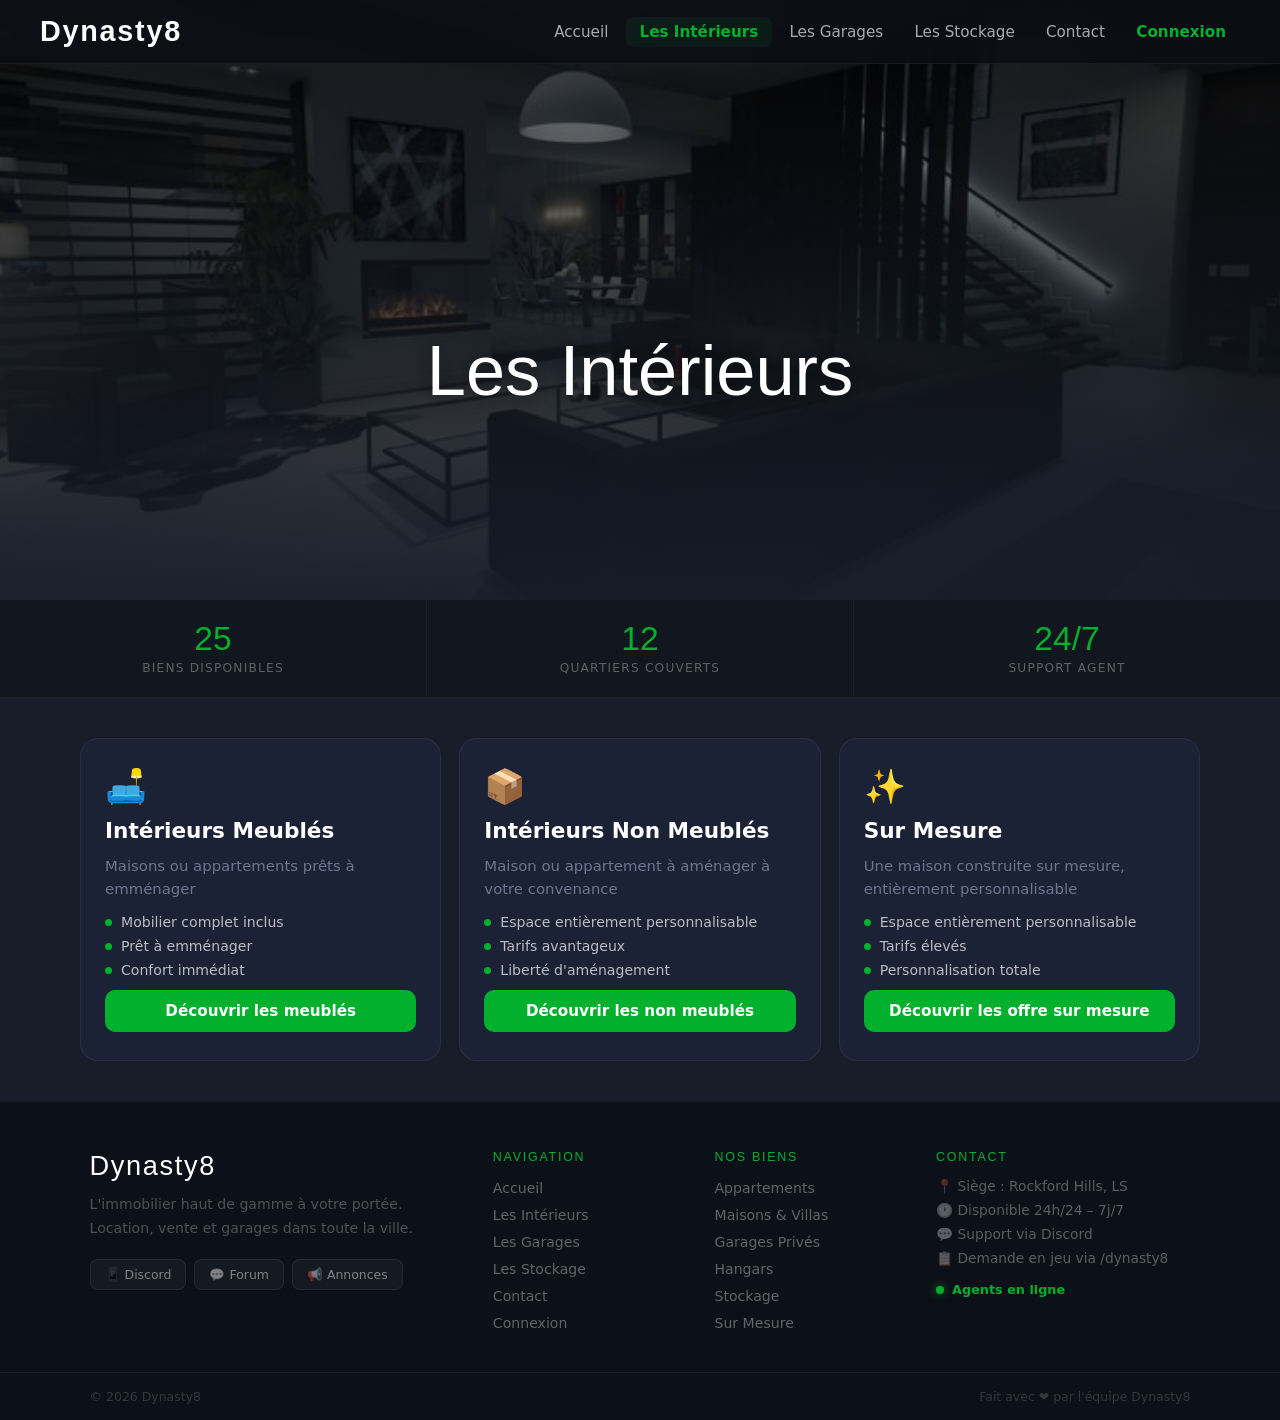
<file: inside.html>
<!DOCTYPE html>
<html lang="en">
<head>
<meta charset="UTF-8">
<link rel="icon" type="image/png" href="img/dynasty8.png">
<meta name="viewport" content="width=device-width, initial-scale=1.0">
<title>Housse</title>
<link href="style.css" rel="stylesheet">
</head>

<body>

    <div class="navbar">
        <a href="index.html" class="logo">Dynasty8</a>
        <nav>
            <a href="index.html">Accueil</a>
            <a href="inside.html"class="nav-active">Les Intérieurs</a>
            <a href="garage.html">Les Garages</a>
            <a href="stockage.html">Les Stockage</a>
            <a href="contact.html">Contact</a>
            <a href="login.html" style="color: rgb(1,176,45); font-weight:700;">Connexion</a>
        </nav>
    </div>

    <div class="header">
        <img src="img/inside.jpg" alt="background">
        <p class="title3">Les Intérieurs</p>
    </div>
    
    <div class="stats-bar">
        <div class="stat-item">
            <span class="stat-number">25</span>
            <span class="stat-label">Biens disponibles</span>
        </div>
        <div class="stat-item">
            <span class="stat-number">12</span>
            <span class="stat-label">Quartiers couverts</span>
        </div>
        <div class="stat-item">
            <span class="stat-number">24/7</span>
            <span class="stat-label">Support agent</span>
        </div>
    </div>

    <div class="offer-grid">

        <div class="offer-tile">
            <div class="offer-icon">🛋️</div>
            <p class="offer-heading">Intérieurs Meublés</p>
            <p class="offer-description">Maisons ou appartements prêts à emménager</p>
            <div class="offer-features">
                <div class="offer-feature"><span class="offer-bullet"></span>Mobilier complet inclus</div>
                <div class="offer-feature"><span class="offer-bullet"></span>Prêt à emménager</div>
                <div class="offer-feature"><span class="offer-bullet"></span>Confort immédiat</div>
            </div>
            <a href="housseChoice.html" class="offer-btn">Découvrir les meublés</a>
        </div>

        <div class="offer-tile">
            <div class="offer-icon">📦</div>
            <p class="offer-heading">Intérieurs Non Meublés</p>
            <p class="offer-description">Maison ou appartement à aménager à votre convenance</p>
            <div class="offer-features">
                <div class="offer-feature"><span class="offer-bullet"></span>Espace entièrement personnalisable</div>
                <div class="offer-feature"><span class="offer-bullet"></span>Tarifs avantageux</div>
                <div class="offer-feature"><span class="offer-bullet"></span>Liberté d'aménagement</div>
            </div>
            <div class="offer-btn">Découvrir les non meublés</div>
        </div>

        <div class="offer-tile">
            <div class="offer-icon">✨</div>
            <p class="offer-heading">Sur Mesure</p>
            <p class="offer-description">Une maison construite sur mesure, entièrement personnalisable</p>
            <div class="offer-features">
                <div class="offer-feature"><span class="offer-bullet"></span>Espace entièrement personnalisable</div>
                <div class="offer-feature"><span class="offer-bullet"></span>Tarifs élevés</div>
                <div class="offer-feature"><span class="offer-bullet"></span>Personnalisation totale</div>
            </div>
            <div class="offer-btn">Découvrir les offre sur mesure</div>
        </div>

    </div>

    <!-- ══ FOOTER ══ -->
    <footer class="footer">
        <div class="footer-top">

            <!-- Logo + description -->
            <div class="footer-brand">
                <span class="footer-logo">Dynasty8</span>
                <p class="footer-tagline">L'immobilier haut de gamme à votre portée. Location, vente et garages dans toute la ville.</p>
                <div class="footer-socials">
                    <a href="https://discord.gg/4xg9uyD8fG" class="social-btn" target="_blank">📱 Discord</a>
                    <a href="#" class="social-btn">💬 Forum</a>
                    <a href="#" class="social-btn">📢 Annonces</a>
                </div>
            </div>

            <!-- Navigation -->
            <div class="footer-col">
                <p class="footer-col-title">Navigation</p>
                <ul class="footer-links">
                    <li><a href="index.html">Accueil</a></li>
                    <li><a href="inside.html">Les Intérieurs</a></li>
                    <li><a href="garage.html">Les Garages</a></li>
                    <li><a href="stockage.html">Les Stockage</a></li>
                    <li><a href="contact.html">Contact</a></li>
                    <li><a href="login.html">Connexion</a></li>
                </ul>
            </div>

            <!-- Catégories -->
            <div class="footer-col">
                <p class="footer-col-title">Nos Biens</p>
                <ul class="footer-links">
                    <li><a href="housseChoice.html">Appartements</a></li>
                    <li><a href="housseChoice.html">Maisons & Villas</a></li>
                    <li><a href="garageCar.html">Garages Privés</a></li>
                    <li><a href="garageCar2.html">Hangars</a></li>
                    <li><a href="stockage.html">Stockage</a></li>
                    <li><a href="custom.html">Sur Mesure</a></li>
                </ul>
            </div>

            <!-- Contact -->
            <div class="footer-col">
                <p class="footer-col-title">Contact</p>
                <ul class="footer-links no-link">
                    <li>📍 Siège : Rockford Hills, LS</li>
                    <li>🕐 Disponible 24h/24 – 7j/7</li>
                    <li>💬 Support via Discord</li>
                    <li>📋 Demande en jeu via /dynasty8</li>
                </ul>
                <div class="footer-status">
                    <span class="status-dot"></span>
                    <span class="status-text">Agents en ligne</span>
                </div>
            </div>

        </div>

        <!-- Bottom bar -->
        <div class="footer-bottom">
            <span class="footer-copy">© 2026 Dynasty8</span>
            <span class="footer-copy-right">Fait avec ❤️ par l'équipe Dynasty8</span>
        </div>
    </footer>

</body>
</html>
</file>
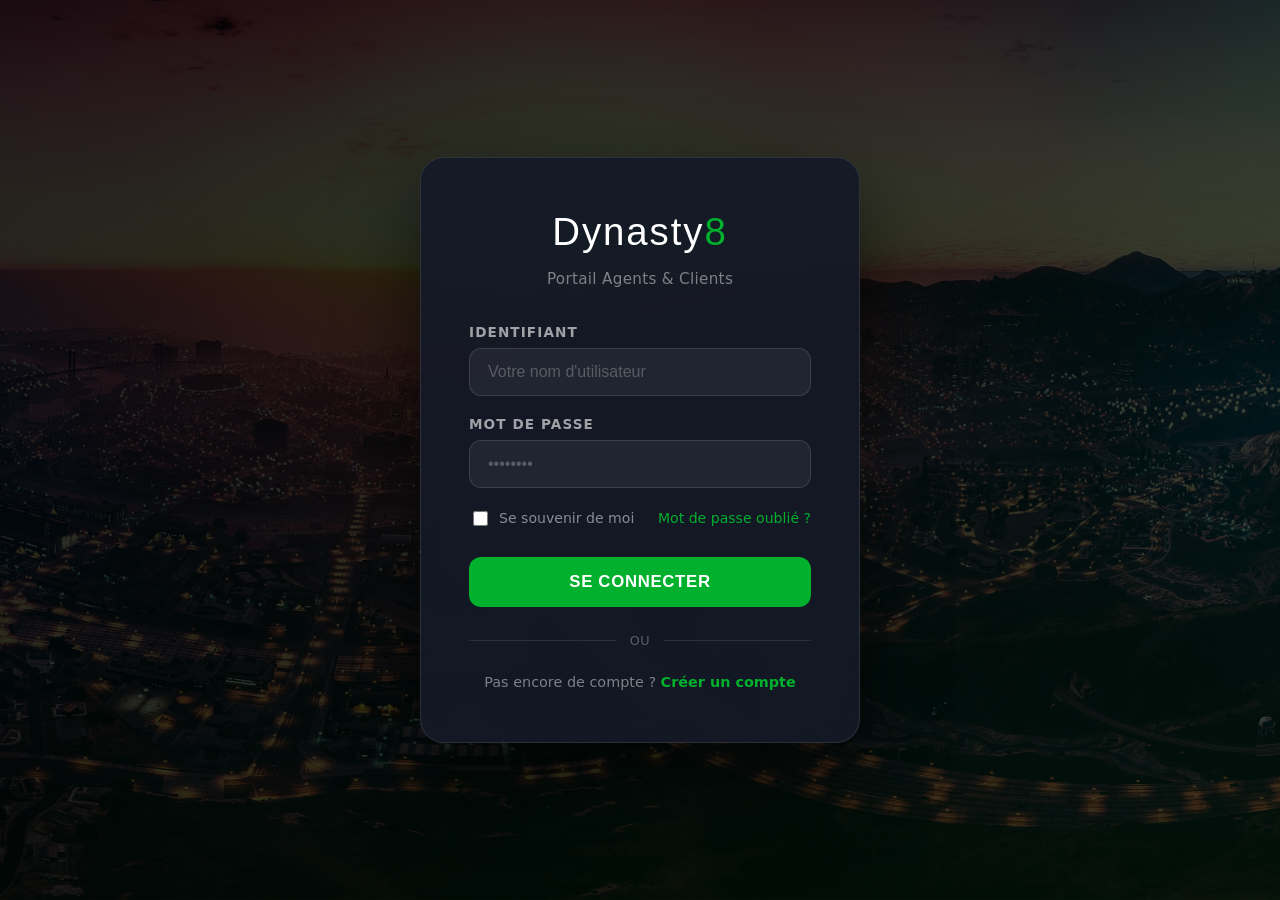
<file: login.html>
<!DOCTYPE html>
<html lang="fr">
<head>
<meta charset="UTF-8">
<link rel="icon" type="image/png" href="img/dynasty8.png">
<meta name="viewport" content="width=device-width, initial-scale=1.0">
<title>Connexion – Dynasty8</title>
<link href="style.css" rel="stylesheet">
<style>
    .login-wrapper {
        min-height: 100vh;
        display: flex;
        align-items: center;
        justify-content: center;
        position: relative;
        overflow: hidden;
    }

    .login-bg {
        position: absolute;
        inset: 0;
        width: 100%;
        height: 100%;
        object-fit: cover;
        z-index: 0;
        filter: brightness(0.35);
    }

    .login-overlay {
        position: absolute;
        inset: 0;
        background: linear-gradient(135deg, rgba(0,0,0,0.6) 0%, rgba(1,50,20,0.3) 100%);
        z-index: 1;
    }

    .login-card {
        position: relative;
        z-index: 2;
        background: rgba(20, 25, 38, 0.92);
        backdrop-filter: blur(18px);
        -webkit-backdrop-filter: blur(18px);
        border: 1px solid rgba(255,255,255,0.1);
        border-radius: 24px;
        padding: 52px 48px;
        width: 100%;
        max-width: 440px;
        box-shadow: 0 32px 80px rgba(0,0,0,0.6);
        box-sizing: border-box;
        animation: fadeInUp 0.5s ease both;
    }

    .login-logo {
        font-family: bloc, sans-serif;
        font-size: 2.4rem;
        color: #fff;
        text-align: center;
        margin-bottom: 4px;
        letter-spacing: 0.05em;
    }

    .login-logo span {
        color: rgb(1, 176, 45);
    }

    .login-tagline {
        text-align: center;
        color: rgba(255,255,255,0.45);
        font-size: 0.95rem;
        margin-bottom: 36px;
        letter-spacing: 0.02em;
    }

    .login-field {
        margin-bottom: 20px;
    }

    .login-label {
        display: block;
        color: rgba(255,255,255,0.6);
        font-size: 0.85rem;
        font-weight: 600;
        letter-spacing: 0.08em;
        text-transform: uppercase;
        margin-bottom: 8px;
    }

    .login-input {
        width: 100%;
        background: rgba(255,255,255,0.06);
        border: 1px solid rgba(255,255,255,0.12);
        border-radius: 12px;
        padding: 14px 18px;
        color: #fff;
        font-size: 1rem;
        outline: none;
        box-sizing: border-box;
        transition: border-color 0.2s, background 0.2s;
    }

    .login-input:focus {
        border-color: rgb(1, 176, 45);
        background: rgba(1, 176, 45, 0.06);
    }

    .login-input.input-error {
        border-color: rgb(220, 60, 60);
        background: rgba(220, 60, 60, 0.06);
        animation: shake 0.35s ease;
    }

    .login-input::placeholder {
        color: rgba(255,255,255,0.25);
    }

    .login-options {
        display: flex;
        align-items: center;
        justify-content: space-between;
        margin-bottom: 28px;
        margin-top: 4px;
    }

    .login-remember {
        display: flex;
        align-items: center;
        gap: 8px;
        color: rgba(255,255,255,0.5);
        font-size: 0.88rem;
        cursor: pointer;
    }

    .login-remember input[type="checkbox"] {
        accent-color: rgb(1, 176, 45);
        width: 15px;
        height: 15px;
        cursor: pointer;
    }

    .login-forgot {
        color: rgb(1, 176, 45);
        font-size: 0.88rem;
        text-decoration: none;
        transition: opacity 0.2s;
    }

    .login-forgot:hover {
        opacity: 0.75;
    }

    .login-btn {
        width: 100%;
        padding: 15px;
        background: rgb(1, 176, 45);
        color: #fff;
        border: none;
        border-radius: 12px;
        font-size: 1.05rem;
        font-weight: 700;
        cursor: pointer;
        letter-spacing: 0.04em;
        transition: background 0.2s, transform 0.15s;
        font-family: bloc, sans-serif;
    }

    .login-btn:hover {
        background: rgb(1, 150, 38);
        transform: translateY(-1px);
    }

    .login-btn:active {
        transform: translateY(0);
    }

    .login-error {
        display: none;
        text-align: center;
        padding: 12px 16px;
        background: rgba(220, 60, 60, 0.12);
        border: 1px solid rgba(220, 60, 60, 0.3);
        border-radius: 10px;
        color: rgb(255, 100, 100);
        font-size: 0.9rem;
        font-weight: 500;
        margin-top: 14px;
    }

    .login-success {
        display: none;
        text-align: center;
        padding: 18px;
        background: rgba(1, 176, 45, 0.12);
        border: 1px solid rgba(1, 176, 45, 0.3);
        border-radius: 12px;
        color: rgb(1, 176, 45);
        font-size: 1rem;
        font-weight: 600;
        margin-top: 16px;
    }

    .login-divider {
        display: flex;
        align-items: center;
        gap: 14px;
        margin: 26px 0;
    }

    .login-divider::before,
    .login-divider::after {
        content: '';
        flex: 1;
        height: 1px;
        background: rgba(255,255,255,0.1);
    }

    .login-divider span {
        color: rgba(255,255,255,0.3);
        font-size: 0.8rem;
        letter-spacing: 0.05em;
    }

    .login-register {
        text-align: center;
        color: rgba(255,255,255,0.45);
        font-size: 0.9rem;
    }

    .login-register a {
        color: rgb(1, 176, 45);
        text-decoration: none;
        font-weight: 600;
        transition: opacity 0.2s;
    }

    .login-register a:hover {
        opacity: 0.75;
    }

    @keyframes fadeInUp {
        from { opacity: 0; transform: translateY(30px); }
        to   { opacity: 1; transform: translateY(0); }
    }

    @keyframes shake {
        0%, 100% { transform: translateX(0); }
        25%       { transform: translateX(-6px); }
        75%       { transform: translateX(6px); }
    }
</style>
</head>

<body>

    <div class="login-wrapper">
        <img src="img/wp8606700.jpg" alt="background" class="login-bg">
        <div class="login-overlay"></div>

        <div class="login-card">

            <div class="login-logo">Dynasty<span>8</span></div>
            <p class="login-tagline">Portail Agents & Clients</p>

            <div class="login-field">
                <label class="login-label">Identifiant</label>
                <input type="text" id="inputUser" class="login-input" placeholder="Votre nom d'utilisateur">
            </div>

            <div class="login-field">
                <label class="login-label">Mot de passe</label>
                <input type="password" id="inputPass" class="login-input" placeholder="••••••••">
            </div>

            <div class="login-options">
                <label class="login-remember">
                    <input type="checkbox"> Se souvenir de moi
                </label>
                <a href="#" class="login-forgot">Mot de passe oublié ?</a>
            </div>

            <button class="login-btn" id="loginBtn" onclick="handleLogin()">SE CONNECTER</button>

            <div class="login-error" id="errorMsg">
                ⚠️ Veuillez remplir tous les champs.
            </div>

            <div class="login-success" id="successMsg">
                ✅ Connexion réussie ! Redirection en cours…
            </div>

            <div class="login-divider"><span>OU</span></div>

            <div class="login-register">
                Pas encore de compte ? <a href="#">Créer un compte</a>
            </div>

        </div>
    </div>

    <script>
        function handleLogin() {
            const user    = document.getElementById('inputUser');
            const pass    = document.getElementById('inputPass');
            const btn     = document.getElementById('loginBtn');
            const error   = document.getElementById('errorMsg');
            const success = document.getElementById('successMsg');

            // Reset state
            user.classList.remove('input-error');
            pass.classList.remove('input-error');
            error.style.display  = 'none';
            success.style.display = 'none';

            const userEmpty = user.value.trim() === '';
            const passEmpty = pass.value.trim() === '';

            // Both fields must be filled
            if (userEmpty || passEmpty) {
                if (userEmpty) user.classList.add('input-error');
                if (passEmpty) pass.classList.add('input-error');
                error.style.display = 'block';

                // Remove error highlight after animation
                setTimeout(() => {
                    user.classList.remove('input-error');
                    pass.classList.remove('input-error');
                }, 600);
                return;
            }

            // Fields OK — proceed without credential check
            btn.textContent  = 'Connexion…';
            btn.style.opacity = '0.7';
            btn.disabled = true;

            setTimeout(() => {
                success.style.display = 'block';
                btn.textContent  = 'SE CONNECTER';
                btn.style.opacity = '1';
                btn.disabled = false;
                setTimeout(() => {
                    window.location.href = 'index.html';
                }, 1800);
            }, 1200);
        }

        // Allow Enter key to submit
        document.addEventListener('keydown', function(e) {
            if (e.key === 'Enter') handleLogin();
        });
    </script>

</body>
</html>
</file>
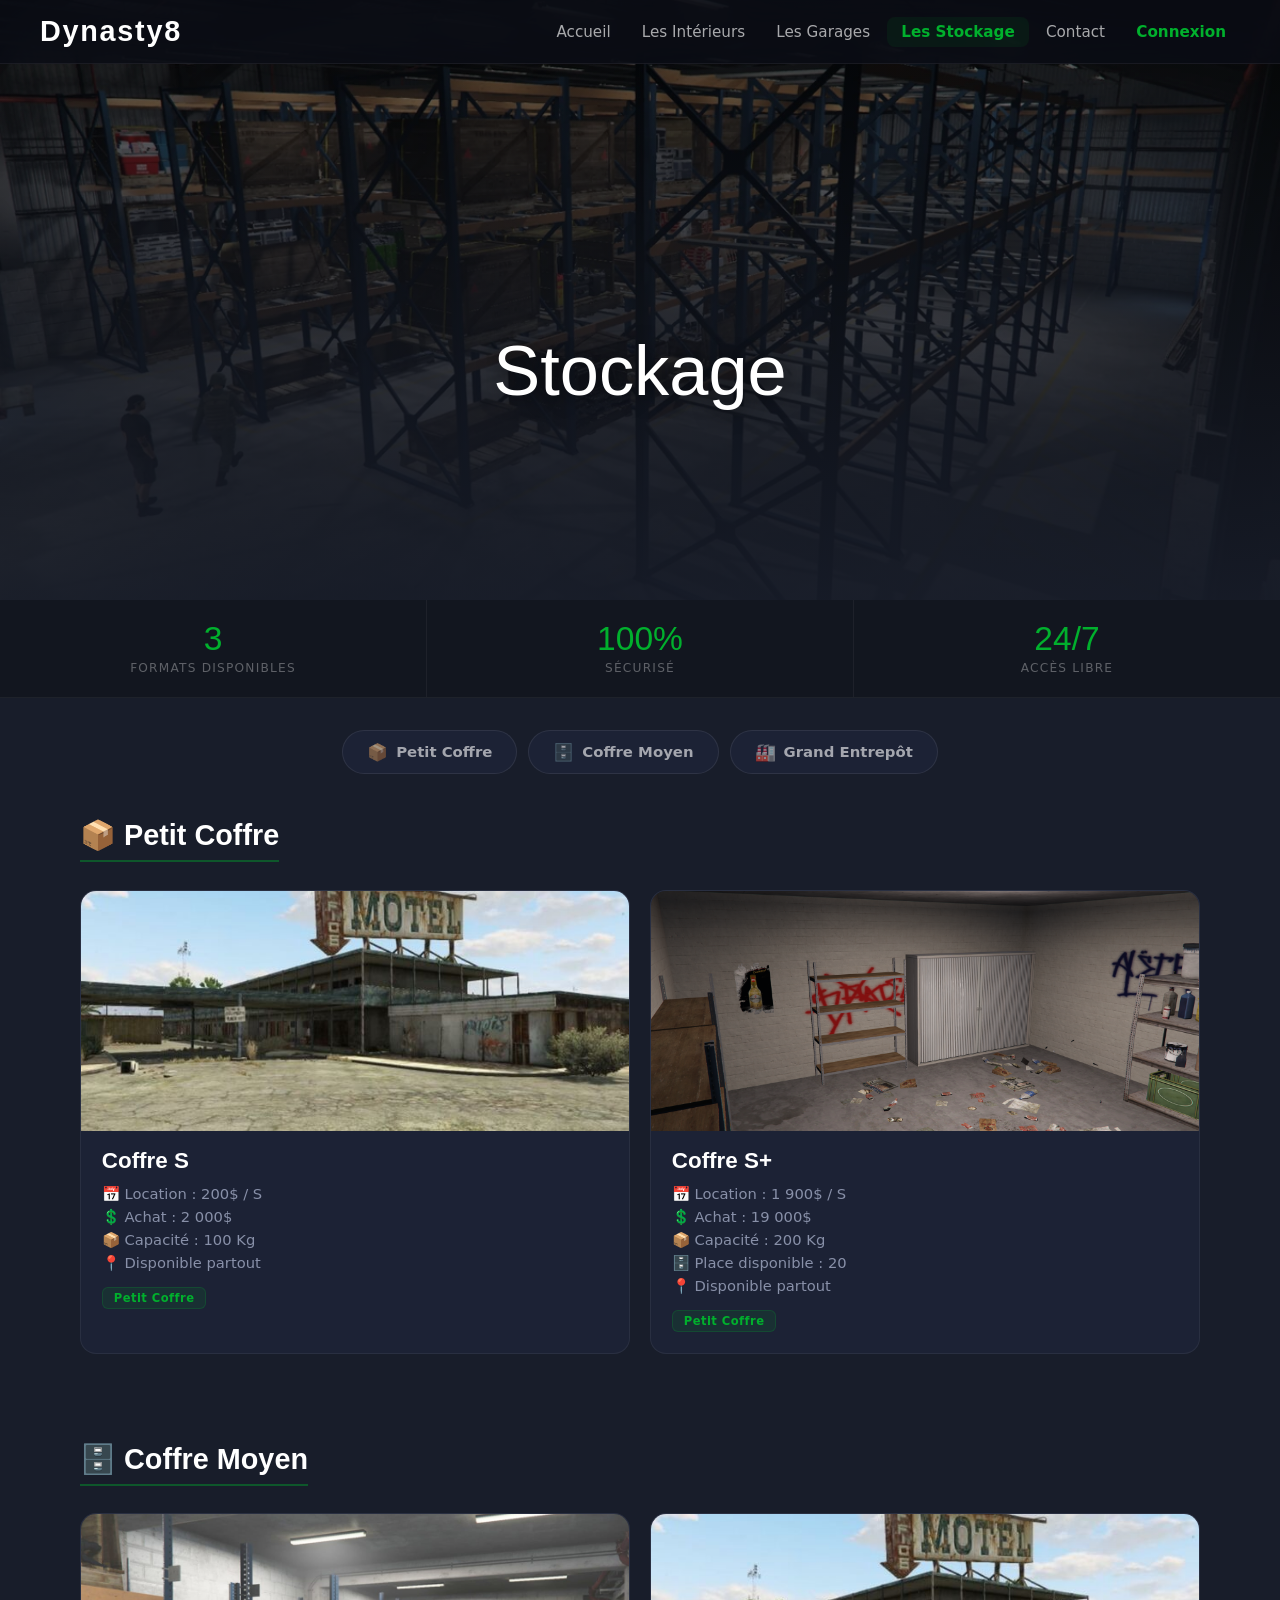
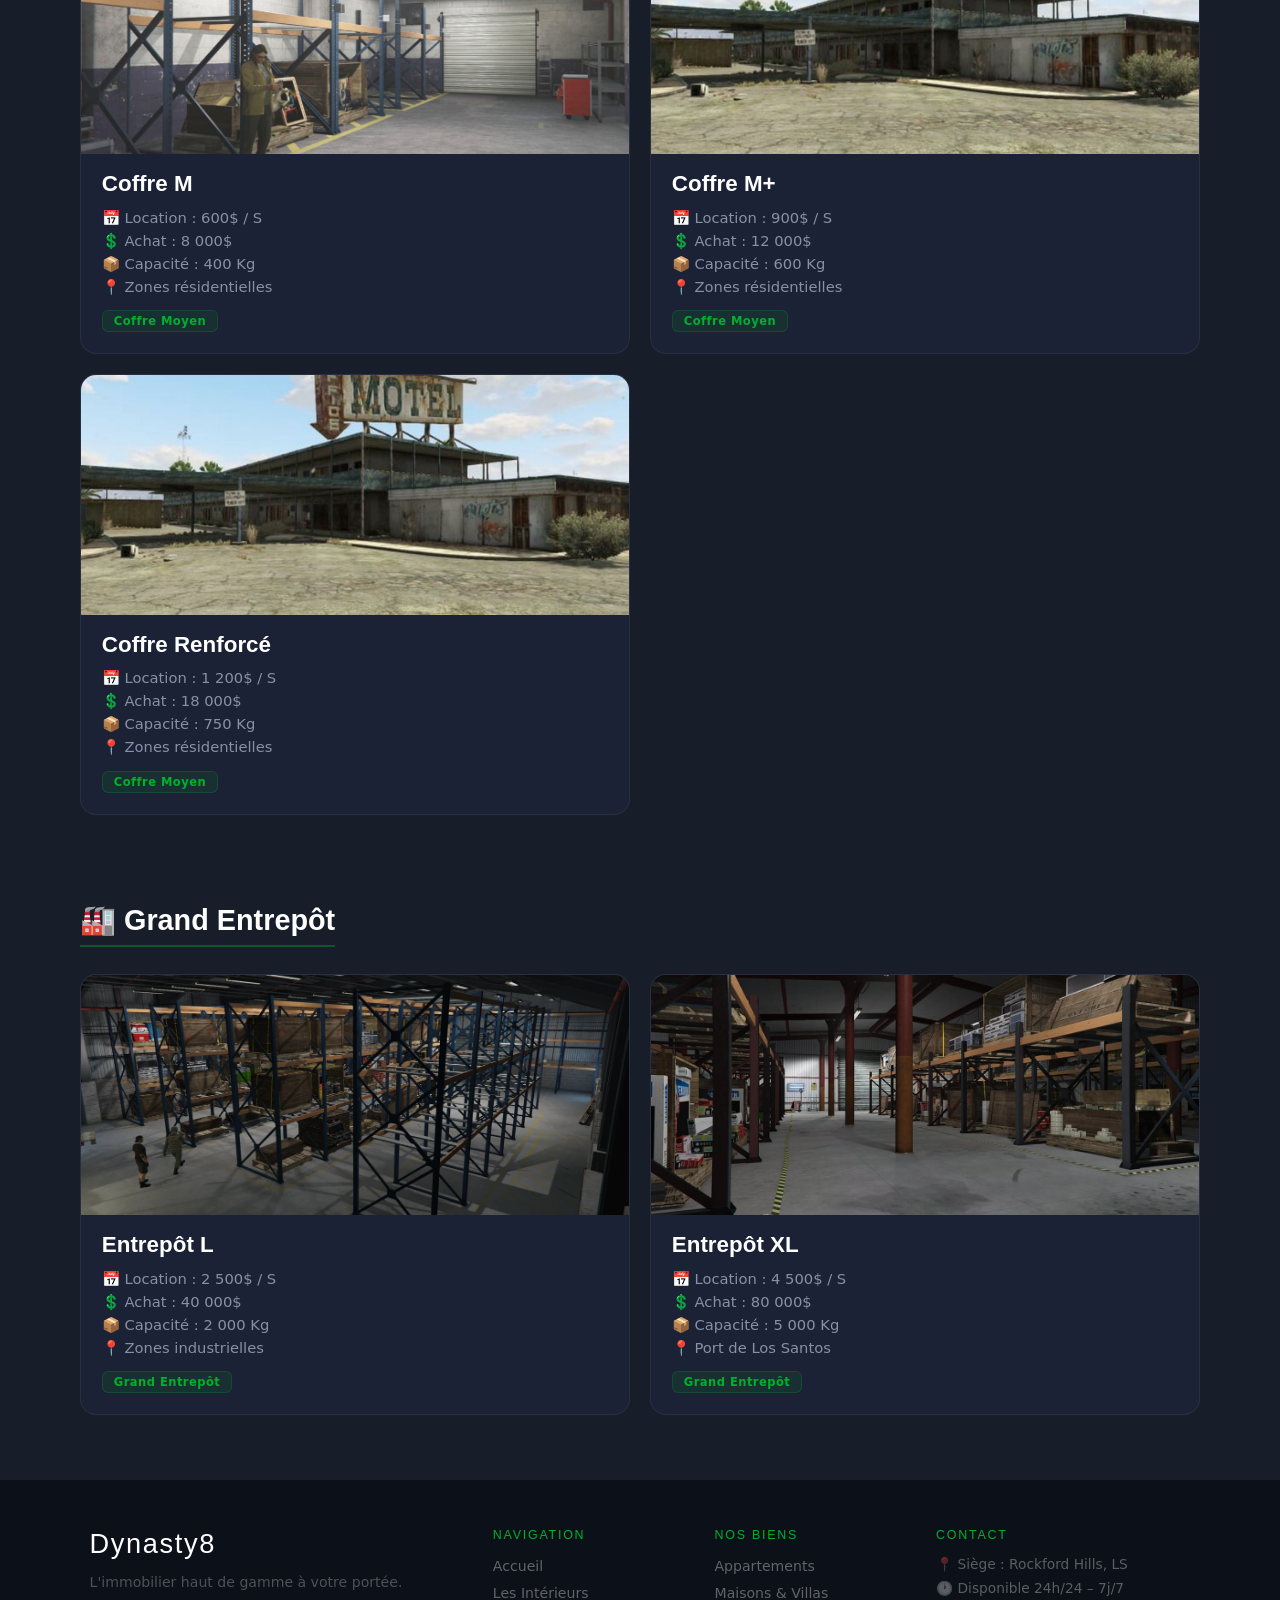
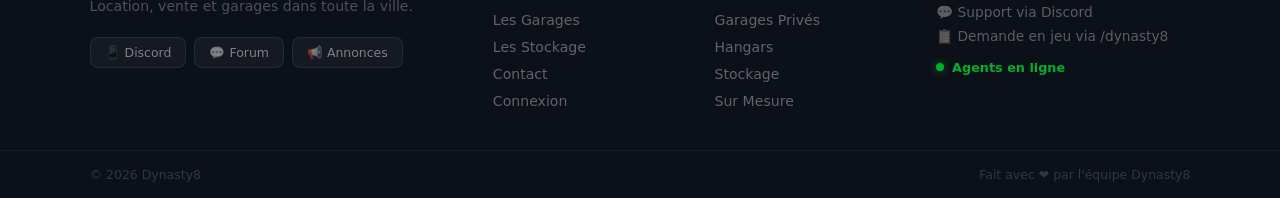
<file: stockage.html>
<!DOCTYPE html>
<html lang="fr">
<head>
<meta charset="UTF-8">
<link rel="icon" type="image/png" href="img/dynasty8.png">
<meta name="viewport" content="width=device-width, initial-scale=1.0">
<title>Stockage – Dynasty8</title>
<link href="style.css" rel="stylesheet">
</head>
<body>

    <div class="navbar">
        <a href="index.html" class="logo">Dynasty8</a>
        <nav>
            <a href="index.html">Accueil</a>
            <a href="inside.html">Les Intérieurs</a>
            <a href="garage.html">Les Garages</a>
            <a href="stockage.html" class="nav-active">Les Stockage</a>
            <a href="contact.html">Contact</a>
            <a href="login.html" style="color:rgb(1,176,45);font-weight:700;">Connexion</a>
        </nav>
    </div>

    <div class="header">
        <img src="img/Warehouse.webp" alt="background">
        <p class="title3">Stockage</p>
    </div>

    <div class="stats-bar">
        <div class="stat-item">
            <span class="stat-number">3</span>
            <span class="stat-label">Formats disponibles</span>
        </div>
        <div class="stat-item">
            <span class="stat-number">100%</span>
            <span class="stat-label">Sécurisé</span>
        </div>
        <div class="stat-item">
            <span class="stat-number">24/7</span>
            <span class="stat-label">Accès libre</span>
        </div>
    </div>

    <!-- Boutons catégories -->
    <div class="category-nav">
        <a href="#petit" class="cat-btn" data-target="petit">
            <span class="cat-icon">📦</span> Petit Coffre
        </a>
        <a href="#moyen" class="cat-btn" data-target="moyen">
            <span class="cat-icon">🗄️</span> Coffre Moyen
        </a>
        <a href="#grand" class="cat-btn" data-target="grand">
            <span class="cat-icon">🏭</span> Grand Entrepôt
        </a>
    </div>

    <!-- Petit Coffre -->
    <span id="petit" class="section-anchor"></span>
    <div class="section-title-bar" style="margin-top:1.5rem;">
        <h2 class="section-heading">📦 Petit Coffre</h2>
    </div>
    <div class="cards-grid">

        <div class="property-card">
            <img src="img/motel.jpg" alt="Stockage">
            <div class="card-body">
                <p class="card-title">Coffre S</p>
                <div class="card-info">
                    <div class="info-row">📅 Location : 200$ / S</div>
                    <div class="info-row">💲 Achat : 2 000$</div>
                    <div class="info-row">📦 Capacité : 100 Kg</div>
                    <div class="info-row">📍 Disponible partout</div>
                </div>
                <span class="tag">Petit Coffre</span>
            </div>
        </div>

        <div class="property-card">
            <img src="img/stockage1.png" alt="Stockage">
            <div class="card-body">
                <p class="card-title">Coffre S+</p>
                <div class="card-info">
                    <div class="info-row">📅 Location : 1 900$ / S</div>
                    <div class="info-row">💲 Achat : 19 000$</div>
                    <div class="info-row">📦 Capacité : 200 Kg</div>
                    <div class="info-row">🗄️ Place disponible : 20</div>
                    <div class="info-row">📍 Disponible partout</div>
                </div>
                <span class="tag">Petit Coffre</span>
            </div>
        </div>

    </div>

    <!-- Coffre Moyen -->
    <span id="moyen" class="section-anchor"></span>
    <div class="section-title-bar" style="margin-top:2rem;">
        <h2 class="section-heading">🗄️ Coffre Moyen</h2>
    </div>
    <div class="cards-grid">

        <div class="property-card">
            <img src="img/WarehouseSmall.jpg" alt="Stockage">
            <div class="card-body">
                <p class="card-title">Coffre M</p>
                <div class="card-info">
                    <div class="info-row">📅 Location : 600$ / S</div>
                    <div class="info-row">💲 Achat : 8 000$</div>
                    <div class="info-row">📦 Capacité : 400 Kg</div>
                    <div class="info-row">📍 Zones résidentielles</div>
                </div>
                <span class="tag">Coffre Moyen</span>
            </div>
        </div>

        <div class="property-card">
            <img src="img/motel.jpg" alt="Stockage">
            <div class="card-body">
                <p class="card-title">Coffre M+</p>
                <div class="card-info">
                    <div class="info-row">📅 Location : 900$ / S</div>
                    <div class="info-row">💲 Achat : 12 000$</div>
                    <div class="info-row">📦 Capacité : 600 Kg</div>
                    <div class="info-row">📍 Zones résidentielles</div>
                </div>
                <span class="tag">Coffre Moyen</span>
            </div>
        </div>

        <div class="property-card">
            <img src="img/motel.jpg" alt="Stockage">
            <div class="card-body">
                <p class="card-title">Coffre Renforcé</p>
                <div class="card-info">
                    <div class="info-row">📅 Location : 1 200$ / S</div>
                    <div class="info-row">💲 Achat : 18 000$</div>
                    <div class="info-row">📦 Capacité : 750 Kg</div>
                    <div class="info-row">📍 Zones résidentielles</div>
                </div>
                <span class="tag">Coffre Moyen</span>
            </div>
        </div>

    </div>

    <!-- Grand Entrepôt -->
    <span id="grand" class="section-anchor"></span>
    <div class="section-title-bar" style="margin-top:2rem;">
        <h2 class="section-heading">🏭 Grand Entrepôt</h2>
    </div>
    <div class="cards-grid" style="padding-bottom:4rem;">

        <div class="property-card">
            <img src="img/Warehouse.webp" alt="Entrepôt">
            <div class="card-body">
                <p class="card-title">Entrepôt L</p>
                <div class="card-info">
                    <div class="info-row">📅 Location : 2 500$ / S</div>
                    <div class="info-row">💲 Achat : 40 000$</div>
                    <div class="info-row">📦 Capacité : 2 000 Kg</div>
                    <div class="info-row">📍 Zones industrielles</div>
                </div>
                <span class="tag">Grand Entrepôt</span>
            </div>
        </div>

        <div class="property-card">
            <img src="img/WarehouseMedium.jpg" alt="Entrepôt">
            <div class="card-body">
                <p class="card-title">Entrepôt XL</p>
                <div class="card-info">
                    <div class="info-row">📅 Location : 4 500$ / S</div>
                    <div class="info-row">💲 Achat : 80 000$</div>
                    <div class="info-row">📦 Capacité : 5 000 Kg</div>
                    <div class="info-row">📍 Port de Los Santos</div>
                </div>
                <span class="tag">Grand Entrepôt</span>
            </div>
        </div>

    </div>

    <!-- ══ FOOTER ══ -->
    <footer class="footer">
        <div class="footer-top">

            <!-- Logo + description -->
            <div class="footer-brand">
                <span class="footer-logo">Dynasty8</span>
                <p class="footer-tagline">L'immobilier haut de gamme à votre portée. Location, vente et garages dans toute la ville.</p>
                <div class="footer-socials">
                    <a href="https://discord.gg/4xg9uyD8fG" class="social-btn" target="_blank">📱 Discord</a>
                    <a href="#" class="social-btn">💬 Forum</a>
                    <a href="#" class="social-btn">📢 Annonces</a>
                </div>
            </div>

            <!-- Navigation -->
            <div class="footer-col">
                <p class="footer-col-title">Navigation</p>
                <ul class="footer-links">
                    <li><a href="index.html">Accueil</a></li>
                    <li><a href="inside.html">Les Intérieurs</a></li>
                    <li><a href="garage.html">Les Garages</a></li>
                    <li><a href="stockage.html">Les Stockage</a></li>
                    <li><a href="contact.html">Contact</a></li>
                    <li><a href="login.html">Connexion</a></li>
                </ul>
            </div>

            <!-- Catégories -->
            <div class="footer-col">
                <p class="footer-col-title">Nos Biens</p>
                <ul class="footer-links">
                    <li><a href="housseChoice.html">Appartements</a></li>
                    <li><a href="housseChoice.html">Maisons & Villas</a></li>
                    <li><a href="garageCar.html">Garages Privés</a></li>
                    <li><a href="garageCar2.html">Hangars</a></li>
                    <li><a href="stockage.html">Stockage</a></li>
                    <li><a href="custom.html">Sur Mesure</a></li>
                </ul>
            </div>

            <!-- Contact -->
            <div class="footer-col">
                <p class="footer-col-title">Contact</p>
                <ul class="footer-links no-link">
                    <li>📍 Siège : Rockford Hills, LS</li>
                    <li>🕐 Disponible 24h/24 – 7j/7</li>
                    <li>💬 Support via Discord</li>
                    <li>📋 Demande en jeu via /dynasty8</li>
                </ul>
                <div class="footer-status">
                    <span class="status-dot"></span>
                    <span class="status-text">Agents en ligne</span>
                </div>
            </div>

        </div>

        <!-- Bottom bar -->
        <div class="footer-bottom">
            <span class="footer-copy">© 2026 Dynasty8</span>
            <span class="footer-copy-right">Fait avec ❤️ par l'équipe Dynasty8</span>
        </div>
    </footer>

    <script>
        const btns = document.querySelectorAll('.cat-btn');
        const sections = ['petit','moyen','grand'];
        btns.forEach(b => b.addEventListener('click', function(){ btns.forEach(x=>x.classList.remove('active')); this.classList.add('active'); }));
        window.addEventListener('scroll', () => {
            let cur = '';
            sections.forEach(id => { const el=document.getElementById(id); if(el && window.scrollY>=el.offsetTop-120) cur=id; });
            btns.forEach(b => { b.classList.remove('active'); if(b.dataset.target===cur) b.classList.add('active'); });
        });
    </script>

</body>
</html>
</file>
<file: style.css>
/* ══════════════════════════════════════════
   DYNASTY8 — Global Stylesheet
   ══════════════════════════════════════════ */

*, *::before, *::after { box-sizing: border-box; }

body {
    margin: 0;
    background-color: #181d2a;
    font-family: 'Segoe UI', system-ui, sans-serif;
    color: #d0d6e8;
}

::-webkit-scrollbar { width: 6px; }
::-webkit-scrollbar-track { background: #13171f; }
::-webkit-scrollbar-thumb { background: rgba(1,176,45,0.4); border-radius: 99px; }
::-webkit-scrollbar-thumb:hover { background: rgb(1,176,45); }


/* ══ NAVBAR ══ */
.navbar {
    position: fixed;
    top: 0; left: 0;
    width: 100%;
    z-index: 1000;
    background: rgba(10,13,22,0.8);
    backdrop-filter: blur(16px);
    -webkit-backdrop-filter: blur(16px);
    display: flex;
    align-items: center;
    justify-content: space-between;
    padding: 0 2.5rem;
    height: 64px;
    border-bottom: 1px solid rgba(255,255,255,0.06);
}

.navbar .logo {
    color: #fff;
    font-size: 1.8rem;
    font-weight: 700;
    font-family: bloc, sans-serif;
    letter-spacing: 0.06em;
    text-decoration: none;
    transition: color 0.2s;
}
.navbar .logo:hover { color: rgb(1,176,45); }

.navbar nav { display: flex; align-items: center; gap: 0.2rem; }

.navbar nav a {
    color: rgba(255,255,255,0.65);
    text-decoration: none;
    padding: 6px 14px;
    border-radius: 8px;
    font-size: 0.95rem;
    font-weight: 500;
    transition: color 0.2s, background 0.2s;
}
.navbar nav a:hover { color: #fff; background: rgba(255,255,255,0.07); }
.navbar nav a.nav-active { color: rgb(1,176,45); font-weight: 700; background: rgba(1,176,45,0.08); }


/* ══ HEADER HERO ══ */
.header {
    position: relative;
    width: 100%;
    height: 600px;
    overflow: hidden;
}
.header img {
    width: 100%; height: 100%;
    object-fit: cover;
    filter: brightness(0.5);
}
.header::after {
    content: '';
    position: absolute; inset: 0;
    background: linear-gradient(to bottom, rgba(0,0,0,0.05) 0%, rgba(24,29,42,0.9) 100%);
    pointer-events: none;
}

.title1 {
    position: absolute; top: 42%; left: 50%;
    transform: translate(-50%, -50%);
    color: rgba(255,255,255,0.92);
    font-size: clamp(22px,5vw,68px);
    font-family: bloc, sans-serif;
    z-index: 1; white-space: nowrap;
    text-shadow: 0 2px 20px rgba(0,0,0,0.6);
}
.title2 {
    position: absolute; top: 56%; left: 50%;
    transform: translate(-50%,-50%);
    color: rgb(1,176,45);
    font-size: clamp(22px,5vw,68px);
    font-family: bloc, sans-serif;
    z-index: 1; white-space: nowrap;
    text-shadow: 0 2px 30px rgba(1,176,45,0.5);
}
.title3 {
    position: absolute; top: 50%; left: 50%;
    transform: translate(-50%,-50%);
    color: #fff;
    font-size: clamp(22px,5.5vw,88px);
    font-family: bloc, sans-serif;
    z-index: 1; white-space: nowrap;
    text-shadow: 0 2px 20px rgba(0,0,0,0.6);
}


/* ══ STATS BAR ══ */
.stats-bar {
    display: flex;
    justify-content: center;
    background: #12161f;
    border-bottom: 1px solid rgba(255,255,255,0.05);
    flex-wrap: wrap;
}
.stat-item {
    display: flex; flex-direction: column; align-items: center;
    padding: 22px 44px;
    border-right: 1px solid rgba(255,255,255,0.05);
    flex: 1; min-width: 130px;
}
.stat-item:last-child { border-right: none; }
.stat-number { font-family: bloc, sans-serif; font-size: 2.1rem; color: rgb(1,176,45); line-height: 1; margin-bottom: 5px; }
.stat-label { font-size: 0.76rem; color: rgba(255,255,255,0.32); text-transform: uppercase; letter-spacing: 0.1em; text-align: center; }


/* ══ OFFER GRID ══ */
.offer-grid {
    display: grid;
    grid-template-columns: repeat(auto-fit, minmax(220px, 1fr));
    gap: 18px;
    padding: 2.5rem clamp(1rem,7vw,5rem);
}
.offer-tile {
    background: #1c2235;
    border-radius: 18px;
    padding: 28px 24px;
    display: flex; flex-direction: column; gap: 12px;
    border: 1px solid rgba(255,255,255,0.06);
    transition: transform 0.28s, box-shadow 0.28s, border-color 0.28s;
    cursor: pointer;
}
.offer-tile:hover {
    transform: translateY(-7px);
    box-shadow: 0 16px 40px rgba(0,0,0,0.45);
    border-color: rgba(1,176,45,0.18);
}
.offer-icon { font-size: 2.1rem; }
.offer-heading { font-size: 1.35rem; font-weight: 700; color: #fff; margin: 0; }
.offer-description { font-size: 0.93rem; color: #6e7590; margin: 0; line-height: 1.6; }
.offer-features { display: flex; flex-direction: column; gap: 8px; }
.offer-feature { display: flex; align-items: center; gap: 9px; font-size: 0.88rem; color: rgba(255,255,255,0.7); }
.offer-bullet { width: 7px; height: 7px; border-radius: 50%; background: rgb(1,176,45); flex-shrink: 0; }
.offer-btn {
    margin-top: auto; padding: 12px;
    background: rgb(1,176,45); color: #fff;
    border: none; border-radius: 10px;
    font-size: 0.95rem; font-weight: 700;
    cursor: pointer; text-align: center; text-decoration: none; display: block;
    transition: background 0.2s, transform 0.15s;
}
.offer-btn:hover { background: rgb(1,150,38); transform: translateY(-1px); }


/* ══ PROPERTY CARDS ══ */
.cards-grid {
    display: grid;
    grid-template-columns: repeat(auto-fit, minmax(min(100%,440px),1fr));
    gap: 20px;
    padding: 1.5rem clamp(1rem,7vw,5rem) 3rem;
}
.property-card {
    background: #1c2235;
    border-radius: 16px; overflow: hidden;
    border: 1px solid rgba(255,255,255,0.06);
    transition: transform 0.25s, box-shadow 0.25s, border-color 0.25s;
    cursor: pointer;
}
.property-card:hover {
    transform: translateY(-6px) scale(1.01);
    box-shadow: 0 18px 50px rgba(0,0,0,0.5);
    border-color: rgba(1,176,45,0.2);
}
.property-card img { width: 100%; height: 240px; object-fit: cover; display: block; transition: filter 0.3s; }
.property-card:hover img { filter: brightness(1.08); }
.card-body { padding: 1.1rem 1.3rem 1.3rem; }
.card-title { font-size: 1.4rem; font-family: bloc, sans-serif; font-weight: 700; color: #fff; margin: 0 0 0.7rem; }
.card-info { display: flex; flex-direction: column; gap: 5px; margin-bottom: 0.9rem; }
.info-row { display: flex; align-items: center; gap: 8px; font-size: 0.92rem; color: #8890a8; }
.tag {
    display: inline-block;
    background: rgba(1,176,45,0.1); color: rgb(1,176,45);
    font-size: 0.72rem; font-weight: 700; padding: 3px 11px; border-radius: 6px;
    border: 1px solid rgba(1,176,45,0.2); letter-spacing: 0.04em;
}


/* ══ SECTION TITLE ══ */
.section-title-bar { padding: 0.5rem clamp(1rem,7vw,5rem) 0; }
.section-heading {
    color: #fff; font-family: bloc, sans-serif;
    font-size: clamp(1.25rem,2.5vw,1.8rem);
    margin: 0 0 0.2rem; padding-bottom: 0.5rem;
    border-bottom: 2px solid rgba(1,176,45,0.4);
    display: inline-block;
}


/* ══ CATEGORY NAV ══ */
.category-nav {
    display: flex; gap: 11px; justify-content: center; flex-wrap: wrap;
    padding: 2rem 1rem 0.8rem;
}
.cat-btn {
    display: flex; align-items: center; gap: 8px;
    padding: 11px 24px;
    background: #1c2235; color: rgba(255,255,255,0.6);
    border: 1px solid rgba(255,255,255,0.08); border-radius: 50px;
    font-size: 0.93rem; font-weight: 600; cursor: pointer; text-decoration: none;
    transition: all 0.2s;
}
.cat-btn:hover { background: #232b42; color: #fff; border-color: rgba(255,255,255,0.18); transform: translateY(-2px); }
.cat-btn.active { background: rgb(1,176,45); color: #fff; border-color: rgb(1,176,45); box-shadow: 0 4px 16px rgba(1,176,45,0.3); }
.cat-icon { font-size: 1.05rem; }
.section-anchor { display: block; height: 80px; margin-top: -80px; visibility: hidden; pointer-events: none; }


/* ══ FORM ══ */
.garage-form-section { padding: 2.5rem clamp(1rem,7vw,5rem) 0; }
.garage-form-card { background: #1c2235; border-radius: 18px; border: 1px solid rgba(255,255,255,0.07); overflow: hidden; }
.form-header { background: linear-gradient(135deg,#1a2540,#1e2d20); border-bottom: 1px solid rgba(255,255,255,0.07); padding: 20px 28px; display: flex; align-items: center; gap: 13px; flex-wrap: wrap; }
.form-icon { font-size: 1.8rem; }
.form-title { font-family: bloc, sans-serif; font-size: 1.4rem; color: #fff; margin: 0; }
.form-subtitle { color: rgba(255,255,255,0.38); font-size: 0.88rem; margin: 0; width: 100%; margin-top: -5px; }
.garage-form { padding: 24px 28px 28px; display: flex; flex-direction: column; }
.form-row { display: grid; grid-template-columns: 1fr 1fr; gap: 16px; margin-bottom: 16px; }
@media (max-width: 600px) { .form-row { grid-template-columns: 1fr; } }
.form-group { display: flex; flex-direction: column; gap: 6px; }
.form-label { color: rgba(255,255,255,0.45); font-size: 0.75rem; font-weight: 700; letter-spacing: 0.08em; text-transform: uppercase; }
.form-input { background: rgba(255,255,255,0.04); border: 1px solid rgba(255,255,255,0.08); border-radius: 10px; padding: 10px 14px; color: #fff; font-size: 0.95rem; outline: none; transition: border-color 0.2s, background 0.2s; font-family: inherit; }
.form-input:focus { border-color: rgb(1,176,45); background: rgba(1,176,45,0.04); }
.form-input::placeholder { color: rgba(255,255,255,0.18); }
.form-input option { background: #1c2235; color: #fff; }
.form-textarea { min-height: 90px; resize: vertical; margin-bottom: 16px; }
.form-submit-btn { align-self: flex-start; padding: 11px 26px; background: rgb(1,176,45); color: #fff; border: none; border-radius: 10px; font-size: 0.95rem; font-weight: 700; cursor: pointer; transition: background 0.2s, transform 0.15s; font-family: inherit; }
.form-submit-btn:hover { background: rgb(1,145,37); transform: translateY(-1px); }


/* ══ HOME SECTIONS ══ */
.home-section { padding: 5rem clamp(1rem,7vw,7rem); }
.home-section-title { font-family: bloc, sans-serif; font-size: clamp(1.4rem,2.8vw,2.1rem); color: #fff; margin: 0 0 0.3rem; }
.home-section-sub { color: rgba(255,255,255,0.28); font-size: 0.95rem; margin: 0 0 2rem; }

.services-grid { display: grid; grid-template-columns: repeat(auto-fit, minmax(200px,1fr)); gap: 15px; }
.service-card { background: #1c2235; border: 1px solid rgba(255,255,255,0.06); border-radius: 16px; padding: 24px 20px; transition: transform 0.2s, box-shadow 0.2s, border-color 0.2s; cursor: default; }
.service-card:hover { transform: translateY(-5px); box-shadow: 0 10px 28px rgba(0,0,0,0.38); border-color: rgba(1,176,45,0.14); }
.service-emoji { font-size: 1.8rem; margin-bottom: 12px; display: block; }
.service-title { font-size: 1.05rem; font-weight: 700; color: #fff; margin: 0 0 6px; }
.service-desc { font-size: 0.85rem; color: rgba(255,255,255,0.37); line-height: 1.6; margin: 0; }

.whyus-grid { display: grid; grid-template-columns: 1fr 1fr; gap: 34px; align-items: center; }
@media (max-width: 700px) { .whyus-grid { grid-template-columns: 1fr; } }
.whyus-text h2 { font-family: bloc, sans-serif; font-size: clamp(1.3rem,2.5vw,1.8rem); color: #fff; margin: 0 0 1rem; }
.whyus-text p { color: rgba(255,255,255,0.37); line-height: 1.8; font-size: 0.95rem; margin: 0 0 1.4rem; }
.whyus-list { display: flex; flex-direction: column; gap: 10px; }
.whyus-item { display: flex; align-items: center; gap: 10px; color: rgba(255,255,255,0.7); font-size: 0.93rem; }
.whyus-dot { width: 8px; height: 8px; border-radius: 50%; background: rgb(1,176,45); flex-shrink: 0; }
.whyus-image-block { background: linear-gradient(135deg,#1a2540,#0d1a10); border-radius: 20px; border: 1px solid rgba(1,176,45,0.1); padding: 32px; display: flex; flex-direction: column; gap: 13px; }
.whyus-badge { display: flex; align-items: center; gap: 12px; background: rgba(255,255,255,0.03); border-radius: 12px; padding: 13px 16px; border: 1px solid rgba(255,255,255,0.05); transition: background 0.2s, border-color 0.2s; }
.whyus-badge:hover { background: rgba(1,176,45,0.05); border-color: rgba(1,176,45,0.12); }
.whyus-badge-icon { font-size: 1.4rem; }
.whyus-badge-text strong { display: block; color: #fff; font-size: 0.9rem; margin-bottom: 2px; }
.whyus-badge-text span { color: rgba(255,255,255,0.28); font-size: 0.78rem; }

.recent-list { display: flex; flex-direction: column; gap: 11px; }
.recent-item { display: flex; align-items: center; gap: 16px; background: #1c2235; border: 1px solid rgba(255,255,255,0.06); border-radius: 14px; padding: 14px 18px; transition: background 0.2s, border-color 0.2s, transform 0.2s; cursor: pointer; }
.recent-item:hover { background: #1f2840; border-color: rgba(1,176,45,0.15); transform: translateX(4px); }
.recent-thumb { width: 48px; height: 48px; border-radius: 10px; background: linear-gradient(135deg,#1a2540,#0d2010); display: flex; align-items: center; justify-content: center; font-size: 1.4rem; flex-shrink: 0; }
.recent-info { flex: 1; }
.recent-name { color: #fff; font-weight: 700; font-size: 0.95rem; margin-bottom: 3px; }
.recent-meta { color: rgba(255,255,255,0.28); font-size: 0.78rem; }
.recent-price { color: rgb(1,176,45); font-family: bloc, sans-serif; font-size: 0.97rem; white-space: nowrap; }

.cta-banner { margin: 0 clamp(1rem,7vw,7rem) 5rem; background: linear-gradient(135deg,#0d2010,#1a2540); border: 1px solid rgba(1,176,45,0.16); border-radius: 20px; padding: 44px 40px; display: flex; align-items: center; justify-content: space-between; gap: 24px; flex-wrap: wrap; box-shadow: 0 8px 40px rgba(0,0,0,0.28); }
.cta-text h2 { font-family: bloc, sans-serif; font-size: clamp(1.2rem,2.8vw,1.75rem); color: #fff; margin: 0 0 7px; }
.cta-text p { color: rgba(255,255,255,0.32); font-size: 0.93rem; margin: 0; }
.cta-actions { display: flex; gap: 11px; flex-wrap: wrap; }
.cta-btn-primary { padding: 12px 26px; background: rgb(1,176,45); color: #fff; border-radius: 10px; font-size: 0.95rem; font-weight: 700; text-decoration: none; transition: background 0.2s, transform 0.15s; }
.cta-btn-primary:hover { background: rgb(1,145,37); transform: translateY(-1px); }
.cta-btn-secondary { padding: 12px 26px; background: rgba(255,255,255,0.04); color: rgba(255,255,255,0.65); border-radius: 10px; font-size: 0.95rem; font-weight: 600; text-decoration: none; border: 1px solid rgba(255,255,255,0.08); transition: background 0.2s, transform 0.15s; }
.cta-btn-secondary:hover { background: rgba(255,255,255,0.08); transform: translateY(-1px); }

.section-divider { height: 1px; background: rgba(255,255,255,0.05); margin: 0 clamp(1rem,7vw,7rem); }


/* ══ FOOTER ══ */
.footer { background: #0c1018; border-top: 1px solid rgba(255,255,255,0.05); }
.footer-top { display: grid; grid-template-columns: 2fr 1fr 1fr 1.4fr; gap: 40px; padding: 48px clamp(1rem,7vw,7rem) 40px; }
@media (max-width: 900px) { .footer-top { grid-template-columns: 1fr 1fr; } }
@media (max-width: 540px) { .footer-top { grid-template-columns: 1fr; } }
.footer-logo { font-family: bloc, sans-serif; font-size: 1.7rem; color: #fff; letter-spacing: 0.06em; display: block; margin-bottom: 11px; }
.footer-tagline { color: rgba(255,255,255,0.27); font-size: 0.88rem; line-height: 1.7; margin: 0 0 18px; }
.footer-socials { display: flex; gap: 8px; flex-wrap: wrap; }
.social-btn { padding: 7px 14px; background: rgba(255,255,255,0.04); border: 1px solid rgba(255,255,255,0.07); border-radius: 8px; color: rgba(255,255,255,0.45); font-size: 0.78rem; text-decoration: none; transition: background 0.2s, color 0.2s, border-color 0.2s; }
.social-btn:hover { background: rgba(1,176,45,0.1); color: rgb(1,176,45); border-color: rgba(1,176,45,0.22); }
.footer-col-title { font-family: bloc, sans-serif; font-size: 0.78rem; color: rgb(1,176,45); text-transform: uppercase; letter-spacing: 0.14em; margin: 0 0 14px; }
.footer-links { list-style: none; padding: 0; margin: 0; display: flex; flex-direction: column; gap: 8px; }
.footer-links li a { color: rgba(255,255,255,0.35); text-decoration: none; font-size: 0.88rem; transition: color 0.2s; }
.footer-links li a:hover { color: #fff; }
.footer-links.no-link li { color: rgba(255,255,255,0.32); font-size: 0.86rem; }
.footer-status { display: flex; align-items: center; gap: 8px; margin-top: 16px; }
.status-dot { width: 8px; height: 8px; border-radius: 50%; background: rgb(1,176,45); box-shadow: 0 0 8px rgba(1,176,45,0.6); animation: pulse 2s infinite; }
@keyframes pulse { 0%,100% { opacity:1; box-shadow:0 0 8px rgba(1,176,45,0.6); } 50% { opacity:0.45; box-shadow:0 0 3px rgba(1,176,45,0.25); } }
.status-text { color: rgb(1,176,45); font-size: 0.8rem; font-weight: 600; }
.footer-bottom { border-top: 1px solid rgba(255,255,255,0.05); padding: 16px clamp(1rem,7vw,7rem); display: flex; justify-content: space-between; align-items: center; flex-wrap: wrap; gap: 7px; }
.footer-copy, .footer-copy-right { color: rgba(255,255,255,0.16); font-size: 0.78rem; }


/* ══ CONTACT PAGE ══ */
.team-grid {
    display: grid;
    grid-template-columns: repeat(auto-fill, minmax(195px,1fr));
    gap: 20px;
}
.team-card {
    background: #1c2235;
    border: 1px solid rgba(255,255,255,0.07);
    border-radius: 18px; overflow: hidden; text-align: center;
    transition: transform 0.25s, box-shadow 0.25s, border-color 0.25s;
    cursor: default;
}
.team-card:hover { transform: translateY(-7px); box-shadow: 0 18px 42px rgba(0,0,0,0.42); border-color: rgba(1,176,45,0.22); }
.team-card img { width: 100%; height: 200px; object-fit: cover; display: block; transition: filter 0.3s; }
.team-card:hover img { filter: brightness(1.06); }
.team-card-body { padding: 15px 16px 18px; }
.team-name { font-family: bloc, sans-serif; font-size: 1.05rem; color: #fff; margin: 0 0 6px; }
.team-role { display: inline-block; background: rgba(1,176,45,0.1); color: rgb(1,176,45); font-size: 0.7rem; font-weight: 700; letter-spacing: 0.08em; text-transform: uppercase; padding: 3px 10px; border-radius: 5px; border: 1px solid rgba(1,176,45,0.2); margin-bottom: 9px; }
.team-desc { font-size: 0.82rem; color: rgba(255,255,255,0.37); line-height: 1.55; margin: 0; }

.contact-grid { display: grid; grid-template-columns: 1fr 1fr; gap: 18px; }
@media (max-width: 650px) { .contact-grid { grid-template-columns: 1fr; } }
.contact-info-card { background: #1c2235; border: 1px solid rgba(255,255,255,0.07); border-radius: 16px; padding: 24px 22px; display: flex; align-items: flex-start; gap: 15px; transition: border-color 0.2s; }
.contact-info-card:hover { border-color: rgba(1,176,45,0.2); }
.contact-info-icon { font-size: 1.7rem; flex-shrink: 0; margin-top: 2px; }
.contact-info-title { color: #fff; font-weight: 700; font-size: 0.97rem; margin-bottom: 4px; }
.contact-info-detail { color: rgba(255,255,255,0.37); font-size: 0.88rem; line-height: 1.6; }
.contact-info-detail a { color: rgb(1,176,45); text-decoration: none; }
.contact-info-detail a:hover { text-decoration: underline; }

/* login */

.login-wrapper {
    min-height: 100vh;
    display: flex;
    align-items: center;
    justify-content: center;
    position: relative;
    overflow: hidden;
}

.login-bg {
    position: absolute;
    inset: 0;
    width: 100%;
    height: 100%;
    object-fit: cover;
    z-index: 0;
    filter: brightness(0.35);
}

.login-overlay {
    position: absolute;
    inset: 0;
    background: linear-gradient(135deg, rgba(0,0,0,0.6) 0%, rgba(1,50,20,0.3) 100%);
    z-index: 1;
}

.login-card {
    position: relative;
    z-index: 2;
    background: rgba(20, 25, 38, 0.92);
    backdrop-filter: blur(18px);
    -webkit-backdrop-filter: blur(18px);
    border: 1px solid rgba(255,255,255,0.1);
    border-radius: 24px;
    padding: 52px 48px;
    width: 100%;
    max-width: 440px;
    box-shadow: 0 32px 80px rgba(0,0,0,0.6);
    box-sizing: border-box;
    animation: fadeInUp 0.5s ease both;
}

.login-logo {
    font-family: bloc, sans-serif;
    font-size: 2.4rem;
    color: #fff;
    text-align: center;
    margin-bottom: 4px;
    letter-spacing: 0.05em;
}

.login-logo span {
    color: rgb(1, 176, 45);
}

.login-tagline {
    text-align: center;
    color: rgba(255,255,255,0.45);
    font-size: 0.95rem;
    margin-bottom: 36px;
    letter-spacing: 0.02em;
}

.login-field {
    margin-bottom: 20px;
}

.login-label {
    display: block;
    color: rgba(255,255,255,0.6);
    font-size: 0.85rem;
    font-weight: 600;
    letter-spacing: 0.08em;
    text-transform: uppercase;
    margin-bottom: 8px;
}

.login-input {
    width: 100%;
    background: rgba(255,255,255,0.06);
    border: 1px solid rgba(255,255,255,0.12);
    border-radius: 12px;
    padding: 14px 18px;
    color: #fff;
    font-size: 1rem;
    outline: none;
    box-sizing: border-box;
    transition: border-color 0.2s, background 0.2s;
}

.login-input:focus {
    border-color: rgb(1, 176, 45);
    background: rgba(1, 176, 45, 0.06);
}

.login-input.input-error {
    border-color: rgb(220, 60, 60);
    background: rgba(220, 60, 60, 0.06);
    animation: shake 0.35s ease;
}

.login-input::placeholder {
    color: rgba(255,255,255,0.25);
}

.login-options {
    display: flex;
    align-items: center;
    justify-content: space-between;
    margin-bottom: 28px;
    margin-top: 4px;
}

.login-remember {
    display: flex;
    align-items: center;
    gap: 8px;
    color: rgba(255,255,255,0.5);
    font-size: 0.88rem;
    cursor: pointer;
}

.login-remember input[type="checkbox"] {
    accent-color: rgb(1, 176, 45);
    width: 15px;
    height: 15px;
    cursor: pointer;
}

.login-forgot {
    color: rgb(1, 176, 45);
    font-size: 0.88rem;
    text-decoration: none;
    transition: opacity 0.2s;
}

.login-forgot:hover {
    opacity: 0.75;
}

.login-btn {
    width: 100%;
    padding: 15px;
    background: rgb(1, 176, 45);
    color: #fff;
    border: none;
    border-radius: 12px;
    font-size: 1.05rem;
    font-weight: 700;
    cursor: pointer;
    letter-spacing: 0.04em;
    transition: background 0.2s, transform 0.15s;
    font-family: bloc, sans-serif;
}

.login-btn:hover {
    background: rgb(1, 150, 38);
    transform: translateY(-1px);
}

.login-btn:active {
    transform: translateY(0);
}

.login-error {
    display: none;
    text-align: center;
    padding: 12px 16px;
    background: rgba(220, 60, 60, 0.12);
    border: 1px solid rgba(220, 60, 60, 0.3);
    border-radius: 10px;
    color: rgb(255, 100, 100);
    font-size: 0.9rem;
    font-weight: 500;
    margin-top: 14px;
}

.login-success {
    display: none;
    text-align: center;
    padding: 18px;
    background: rgba(1, 176, 45, 0.12);
    border: 1px solid rgba(1, 176, 45, 0.3);
    border-radius: 12px;
    color: rgb(1, 176, 45);
    font-size: 1rem;
    font-weight: 600;
    margin-top: 16px;
}

.login-divider {
    display: flex;
    align-items: center;
    gap: 14px;
    margin: 26px 0;
}

.login-divider::before,
.login-divider::after {
    content: '';
    flex: 1;
    height: 1px;
    background: rgba(255,255,255,0.1);
}

.login-divider span {
    color: rgba(255,255,255,0.3);
    font-size: 0.8rem;
    letter-spacing: 0.05em;
}

.login-register {
    text-align: center;
    color: rgba(255,255,255,0.45);
    font-size: 0.9rem;
}

.login-register a {
    color: rgb(1, 176, 45);
    text-decoration: none;
    font-weight: 600;
    transition: opacity 0.2s;
}

.login-register a:hover {
    opacity: 0.75;
}

@keyframes fadeInUp {
    from { opacity: 0; transform: translateY(30px); }
    to   { opacity: 1; transform: translateY(0); }
}

@keyframes shake {
    0%, 100% { transform: translateX(0); }
    25%       { transform: translateX(-6px); }
    75%       { transform: translateX(6px); }
}
</file>
